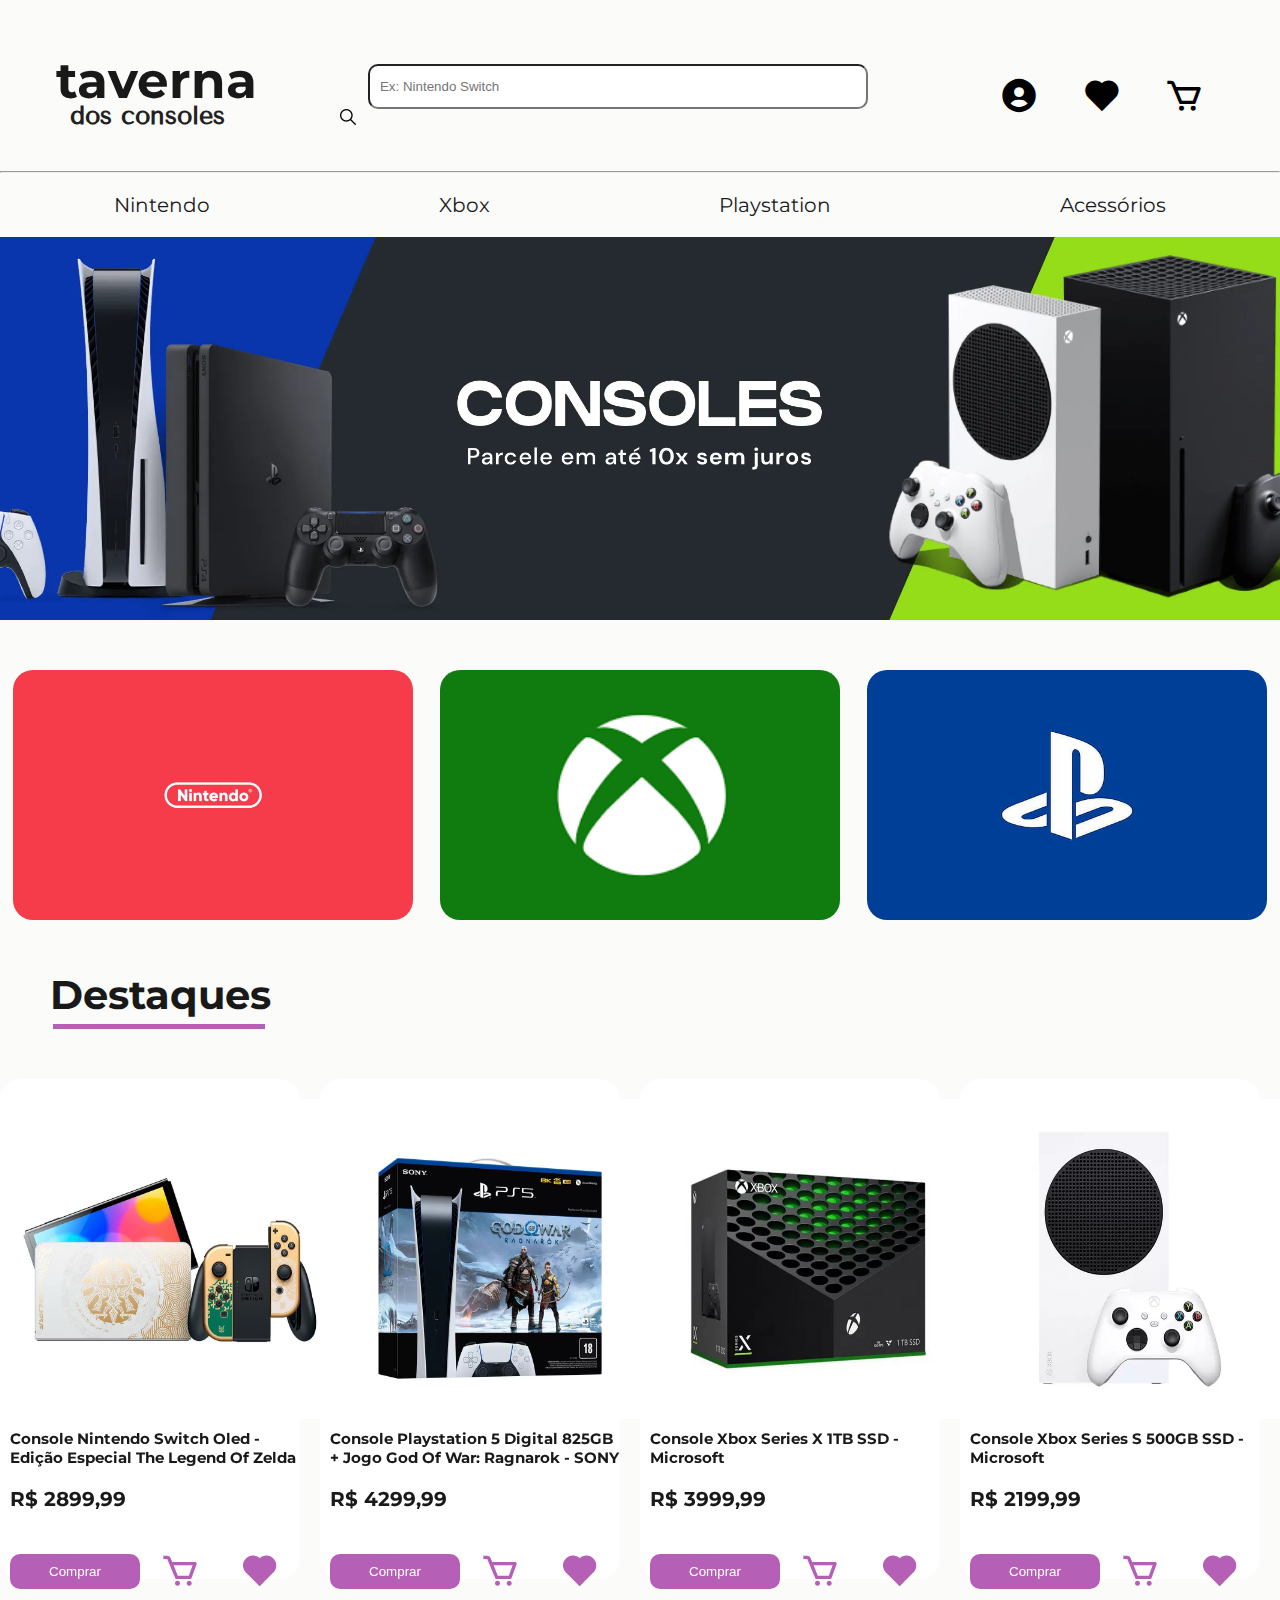
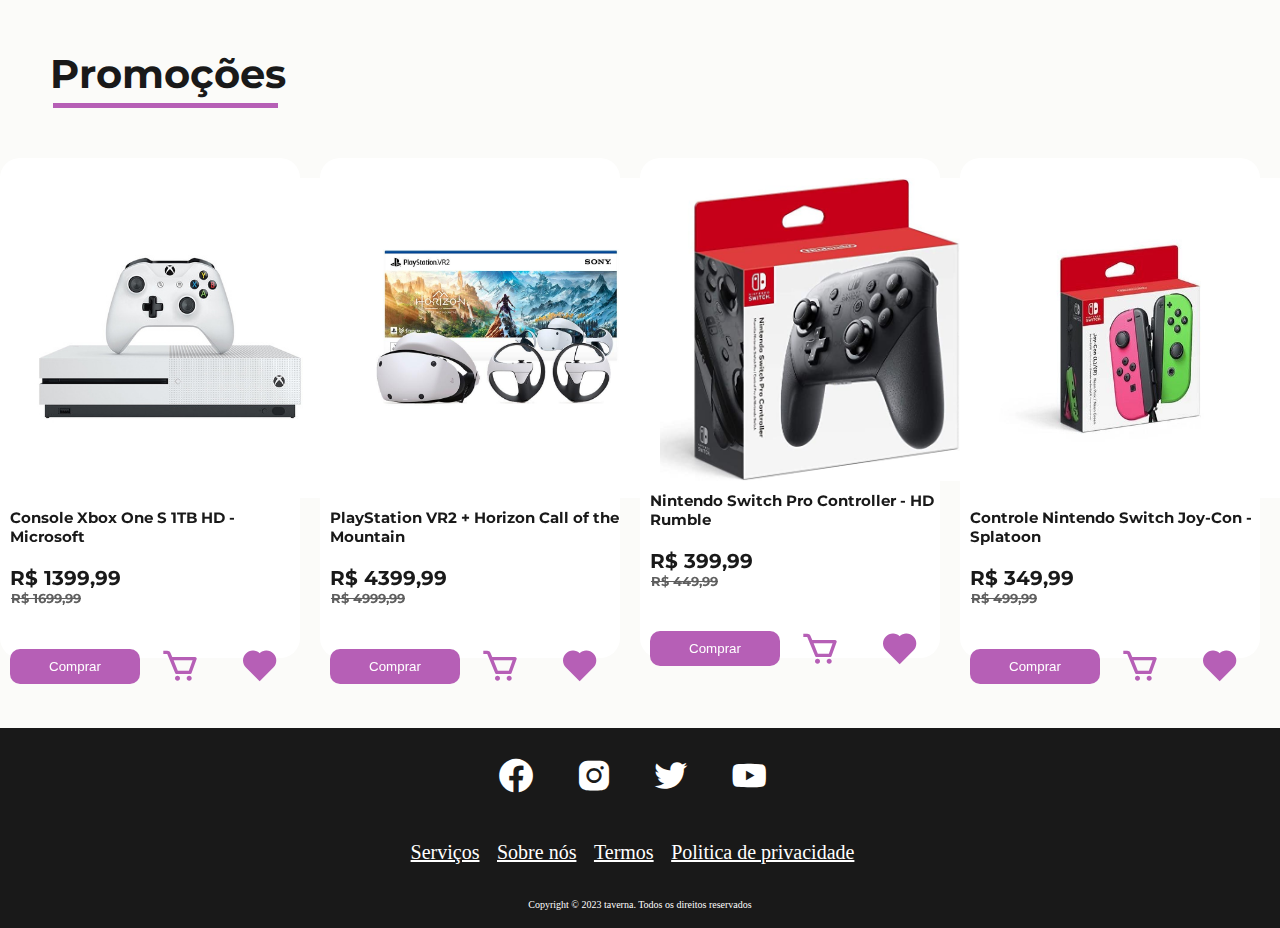
<file: index.html>
<!DOCTYPE html>
<html lang="pt-br">
<head>
    <meta charset="UTF-8">
    <meta http-equiv="X-UA-Compatible" content="IE=edge">
    <meta name="viewport" content="width=device-width, initial-scale=1.0">
    <link rel="stylesheet" href="https://cdn.jsdelivr.net/npm/boxicons@latest/css/boxicons.min.css">
    <link rel="stylesheet" href="style.css">
    <link rel="stylesheet" href="lib/OwlCarousel2-2.3.4/dist/assets/owl.carousel.min.css">
    <link rel="stylesheet" href="lib/OwlCarousel2-2.3.4/dist/assets/owl.theme.default.min.css">
    <title>Taverna dos consoles</title>
</head>
<body>
    <header class="sticky">
        <div class="navbar">
            <div class="logo">
                <h1><a href="index.html">taverna</a></h1>
                <h2>dos consoles</h2>
            </div>
           <div class="text">
               <input id="navPesquisar" class="navsearch" type="text" placeholder="Ex: Nintendo Switch">
               <button id="btnPesquisar" class="btn">
                   <img src="assets/icons/loupe.png" alt="">
               </button>
           </div>
            <div class="header--icons">
                <a href="conta/cadastro.html"><i class='bx bxs-user-circle icon' data-toggle="dropdown"></i></a>
                <a href=""><i class='bx bxs-heart icon heart'></i></a>
                <a href="carrinho/index.html"><i class='bx bx-cart icon'></i></a>
            </div>
        </div>
        <hr>
        <nav>
            <div class="header--content">
                <ul> 
                    <a class="content" href="catalogo/index.html?pesquisa=nintendo"><li>Nintendo</li></a>
                    <a class="content" href="catalogo/index.html?pesquisa=xbox"><li>Xbox</li></a>
                    <a class="content" href="catalogo/index.html?pesquisa=playstation"><li>Playstation</li></a>
                    <a class="content" href=""><li>Acessórios</li></a>
                </ul>
            </div>
        </nav>
    </header>
    <div id="banner"></div>
    <section>
        <div class="container-secao">
           <a class="secao nintendo" href="page01.html" target="_blank"></a>
           <a class="secao xbox" href="#"></a>
           <a class="secao playstation" href="#"></a>
        </div>
    </section>
    <main>
        <h1>Destaques</h1>
        <div class="bar-destaques"></div>
        <div class="container-destaques">
            <div class="owl-carousel">
                <div class="destaques">
                    <a href="produto/index.html?id=4" class="destaque1"><img src="assets/images/produtos/thumbnail/switch-zelda-edition.avif" alt=""></a>
                    <h3>Console Nintendo Switch Oled - Edição Especial The Legend Of Zelda</h3>
                    <h4>R$ 2899,99</h4>
                    <div class="btn-dest">
                        <button onclick="window.location = 'produto/index.html?id=4'">Comprar</button>
                        <a href=""><i class='bx bx-cart icon'></i></a>
                        <a href=""><i class='bx bxs-heart icon heart'></i></a>
                    </div>
                </div>
            

                <div class="destaques">
                    <a href="produto/index.html?id=3" class="destaque2"><img src="assets/images/produtos/thumbnail/ps5-ragnarok.webp" alt=""></a>
                    <h3>Console Playstation 5 Digital 825GB + Jogo God Of War: Ragnarok - SONY</h3>
                    <h4>R$ 4299,99</h4>
                    <div class="btn-dest">
                        <button onclick="window.location = 'produto/index.html?id=3'">Comprar</button>
                        <a href=""><i class='bx bx-cart icon'></i></a>
                        <a href=""><i class='bx bxs-heart icon heart'></i></a>
                    </div>
                </div>
                
                <div class="destaques">
                    <a href="produto/index.html?id=1" class="destaque3"><img src="assets/images/produtos/thumbnail/xbox-series-x.webp" alt=""></a>
                    <h3>Console Xbox Series X 1TB SSD - Microsoft</h3>
                    <h4>R$ 3999,99</h4>
                    <div class="btn-dest">
                        <button onclick="window.location = 'produto/index.html?id=1'">Comprar</button>
                        <a href=""><i class='bx bx-cart icon'></i></a>
                        <a href=""><i class='bx bxs-heart icon heart'></i></a>
                    </div>
                </div>

                <div class="destaques">
                    <a href="produto/index.html?id=2" class="destaque4"><img src="assets/images/produtos/thumbnail/xbox-series-s.webp" alt=""></a>
                    <h3>Console Xbox Series S 500GB SSD - Microsoft</h3>
                    <h4>R$ 2199,99</h4>
                    <div class="btn-dest">
                        <button onclick="window.location = 'produto/index.html?id=2'">Comprar</button>
                        <a href=""><i class='bx bx-cart icon'></i></a>
                        <a href=""><i class='bx bxs-heart icon heart'></i></a>
                    </div>
                </div>
            </div>
        </div>
    </main>
    <section>
        <h1>Promoções</h1>
        <div class="bar-promo"></div>
        <div class="container-promo">
            <div class="owl-carousel">
                <div class="promo">
                    <a href="produto/index.html?id=17" class="promo1"><img src="assets/images/produtos/thumbnail/xbox-one-s-ms.jpg" alt=""></a>
                    <h3>Console Xbox One S 1TB HD - Microsoft</h3>
                    <h4>R$ 1399,99</h4>
                    <h2>R$ 1699,99</h2>
                    <div class="btn-dest">
                        <button>Comprar</button>
                        <a href=""><i class='bx bx-cart icon'></i></a>
                        <a href=""><i class='bx bxs-heart icon heart'></i></a>
                    </div>
                </div>
                <div class="promo">
                    <a href="produto/index.html?id=13" class="promo2"><img src="assets/images/produtos/thumbnail/playstation-vr2-horizon.jpg" alt=""></a>
                    <h3>PlayStation VR2 + Horizon Call of the Mountain</h3>
                    <h4>R$ 4399,99</h4>
                    <h2>R$ 4999,99</h2>
                    <div class="btn-dest">
                        <button>Comprar</button>
                        <a href=""><i class='bx bx-cart icon'></i></a>
                        <a href=""><i class='bx bxs-heart icon heart'></i></a>
                    </div>
                </div>
                <div class="promo">
                    <a href="produto/index.html?id=14" class="promo3"><img src="assets/images/produtos/thumbnail/nintendo-pro-controller.jpg" alt=""></a>
                    <h3>Nintendo Switch Pro Controller - HD Rumble</h3>
                    <h4>R$ 399,99</h4>
                    <h2>R$ 449,99</h2>
                    <div class="btn-dest">
                        <button>Comprar</button>
                        <a href=""><i class='bx bx-cart icon'></i></a>
                        <a href=""><i class='bx bxs-heart icon heart'></i></a>
                    </div>
                </div>
                <div class="promo">
                    <a href="produto/index.html?id=15" class="promo4"><img src="assets/images/produtos/thumbnail/joy-con.webp" alt=""></a>
                    <h3>Controle Nintendo Switch Joy-Con - Splatoon</h3>
                    <h4>R$ 349,99</h4>
                    <h2>R$ 499,99</h2>
                    <div class="btn-dest">
                        <button>Comprar</button>
                        <a href=""><i class='bx bx-cart icon'></i></a>
                        <a href=""><i class='bx bxs-heart icon heart'></i></a>
                    </div>
                </div>
            </div>
        </div>
    </section>
    <footer>
        <div class="footer-socials">
            <a href="#"><i class='bx bxl-facebook-circle' style='color:#ffffff'></i></a>
            <a href="#"><i class='bx bxl-instagram-alt' style='color:#ffffff'></i></a>
            <a href="#"><i class='bx bxl-twitter' style='color:#ffffff'></i></a>
            <a href="#"><i class='bx bxl-youtube' style='color:#ffffff'></i></a>
        </div>
        <div>
            <a href="#">Serviços</a>
            <a href="#">Sobre nós</a>
            <a href="#">Termos</a>
            <a href="#">Politica de privacidade</a>
        </div>
        <div class="footer-copyright">Copyright © 2023 taverna. Todos os direitos reservados</div>
    </footer>

    <script src="lib/jQuery/jquery.min.js"></script>    
    <script src="lib/OwlCarousel2-2.3.4/dist/owl.carousel.min.js"></script>
    <script src="js/home/carouselProdutos.js"></script>
    <script src="js/home/pesquisar.js"></script>
</body>
</html>
</file>
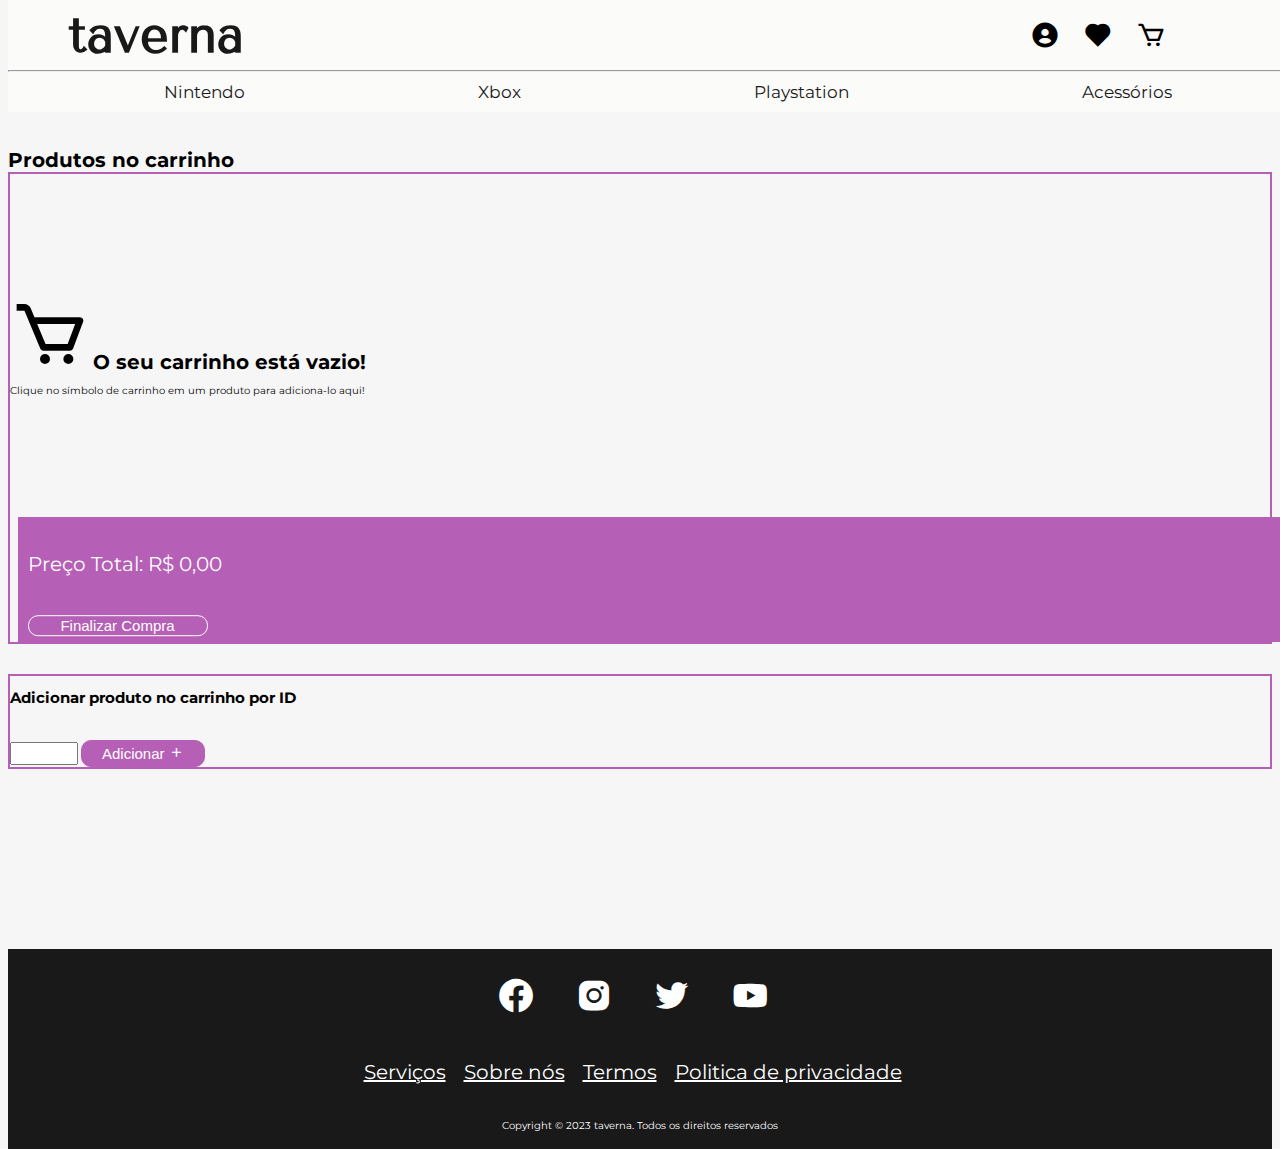
<file: carrinho/index.html>
<!DOCTYPE html>
<html lang="pt-br">
    <head>
        <meta charset="UTF-8">
        <meta http-equiv="X-UA-Compatible" content="IE=edge">
        <meta name="viewport" content="width=device-width, initial-scale=1.0">
        <title>Document</title>
        <link rel="stylesheet" href="https://cdn.jsdelivr.net/npm/boxicons@latest/css/boxicons.min.css">
        <link href="https://cdn.jsdelivr.net/npm/bootstrap@5.3.0-alpha3/dist/css/bootstrap.min.css" rel="stylesheet" integrity="sha384-KK94CHFLLe+nY2dmCWGMq91rCGa5gtU4mk92HdvYe+M/SXH301p5ILy+dN9+nJOZ" crossorigin="anonymous">
        <link rel="stylesheet" href="../header.css">
        <link rel="stylesheet" href="carrinho.css">
    </head>
    <body>
        <!-- fazer a estilização correta -->

        <header class="sticky">
            <div class="navbar">
                <div class="logo"><h1><a href="../index.html">taverna</a></h1></div>
                <div class="header--icons">
                    <a href="../conta/cadastro.html"><i class='bx bxs-user-circle icon'></i></a>
                    <a href=""><i class='bx bxs-heart icon heart'></i></a>
                    <a href="../carrinho/index.html"><i class='bx bx-cart icon'></i></a>
                </div>
            </div>
            <hr>
            <nav>
                <div class="header--content">
                    <ul>
                        <a class="content" href="../catalogo/index.html?pesquisa=nintendo"><li>Nintendo</li></a>
                        <a class="content" href="../catalogo/index.html?pesquisa=xbox"><li>Xbox</li></a>
                        <a class="content" href="../catalogo/index.html?pesquisa=playstation"><li>Playstation</li></a>
                        <a class="content" href="#"><li>Acessórios</li></a>
                    </ul>
                </div>
            </nav>
        </header>

        <div id="conteudo" class="container-fluid row">
            <div class="col-10">
                <h1>Produtos no carrinho</h1>

                <div id="produtos">
                    <div id="infoProd" class="row">
                        <p class="col d-flex justify-content-center">Preço Total: <span id="precoTotal"></span></p>

                        <div class="col d-flex justify-content-center"> 
                            <button>Finalizar Compra</button>
                        </div>
                    </div>
                </div>
            </div>

            <div id="containerAdicionar" class="col">
                <h2>Adicionar produto no carrinho por ID</h2>
                <input id="inputIdProduto" type="number" min="1">
                <button id="btnAdicionarProduto">Adicionar <i class='bx bx-plus'></i></button>
            </div>
        </div>

        <footer>
            <div class="footer-socials">
                <a href="#"><i class='bx bxl-facebook-circle' style='color:#ffffff'></i></a>
                <a href="#"><i class='bx bxl-instagram-alt' style='color:#ffffff'></i></a>
                <a href="#"><i class='bx bxl-twitter' style='color:#ffffff'></i></a>
                <a href="#"><i class='bx bxl-youtube' style='color:#ffffff'></i></a>
            </div>
            <div>
                <a href="#">Serviços</a>
                <a href="#">Sobre nós</a>
                <a href="#">Termos</a>
                <a href="#">Politica de privacidade</a>
            </div>
            <div class="footer-copyright">Copyright © 2023 taverna. Todos os direitos reservados</div>
        </footer>

        <script src="https://cdn.jsdelivr.net/npm/bootstrap@5.3.0-alpha3/dist/js/bootstrap.bundle.min.js" integrity="sha384-ENjdO4Dr2bkBIFxQpeoTz1HIcje39Wm4jDKdf19U8gI4ddQ3GYNS7NTKfAdVQSZe" crossorigin="anonymous"></script>
        <script src="../js/listaProdutos.js"></script>
        <script src="../js/carrinho/desenhar.js"></script>
    </body>
</html>
</file>
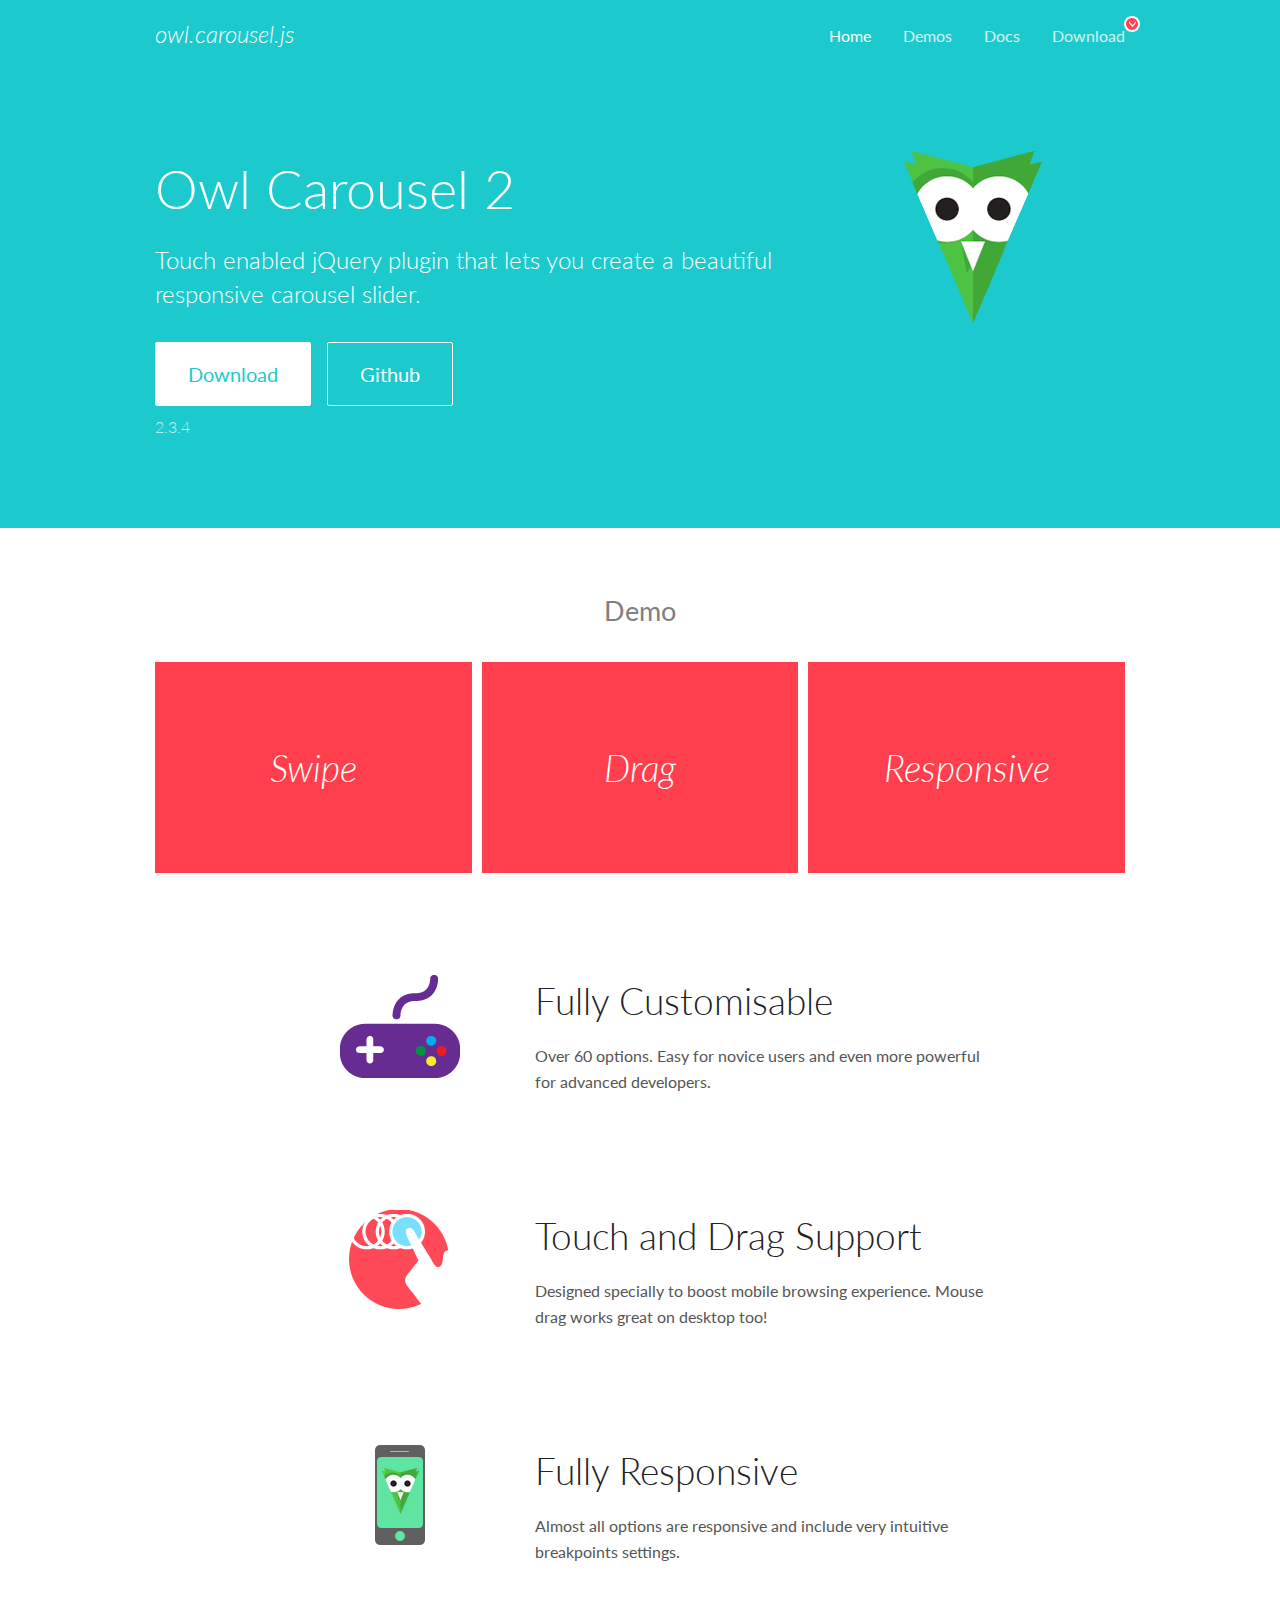
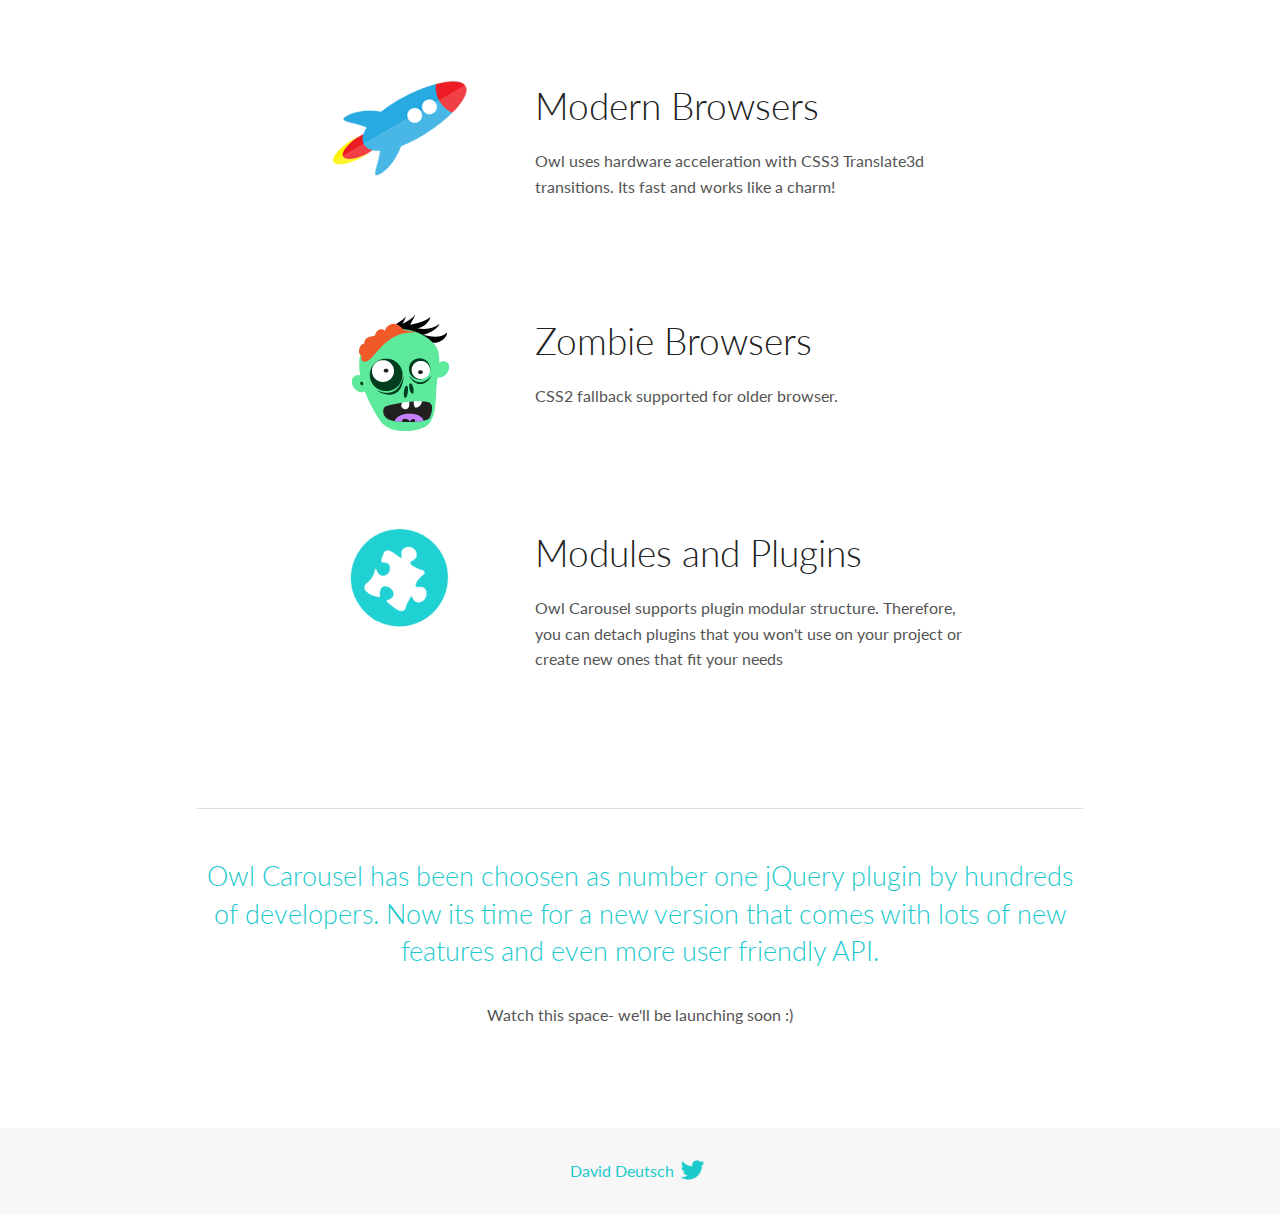
<file: lib/OwlCarousel2-2.3.4/docs/index.html>
<!DOCTYPE html>
<html lang="en">
  <head>

    <!-- head -->
    <meta charset="utf-8">
    <meta name="msapplication-tap-highlight" content="no" />
    <meta name="viewport" content="width=device-width, initial-scale=1.0" />
    <meta name="description" content="Touch enabled jQuery plugin that lets you create beautiful responsive carousel slider.">
    <meta name="author" content="David Deutsch">
    <title>
      Home | Owl Carousel | 2.3.4
    </title>

    <!-- Stylesheets -->
    <link href='https://fonts.googleapis.com/css?family=Lato:300,400,700,400italic,300italic' rel='stylesheet' type='text/css'>
    <link rel="stylesheet" href="assets/css/docs.theme.min.css">

    <!-- Owl Stylesheets -->
    <link rel="stylesheet" href="assets/owlcarousel/assets/owl.carousel.min.css">
    <link rel="stylesheet" href="assets/owlcarousel/assets/owl.theme.default.min.css">

    <!-- HTML5 shim and Respond.js IE8 support of HTML5 elements and media queries -->

    <!--[if lt IE 9]>
      <script src="https://oss.maxcdn.com/libs/html5shiv/3.7.0/html5shiv.js"></script>
      <script src="https://oss.maxcdn.com/libs/respond.js/1.3.0/respond.min.js"></script>
    <![endif]-->

    <!-- Favicons -->
    <link rel="apple-touch-icon-precomposed" sizes="144x144" href="assets/ico/apple-touch-icon-144-precomposed.png">
    <link rel="shortcut icon" href="assets/ico/favicon.png">
    <link rel="shortcut icon" href="favicon.ico">

    <!-- Yeah i know js should not be in header. Its required for demos.-->

    <!-- javascript -->
    <script src="assets/vendors/jquery.min.js"></script>
    <script src="assets/owlcarousel/owl.carousel.js"></script>
  </head>
  <body>

    <!-- header -->
    <header class="header">
      <div class="row">
        <div class="large-12 columns">
          <div class="brand left">
            <h3>
              <a href="/OwlCarousel2/">owl.carousel.js</a> 
            </h3>
          </div>
          <a id="toggle-nav" class="right">
            <span></span> <span></span> <span></span> 
          </a> 
          <div class="nav-bar">
            <ul class="clearfix">
              <li class="active">
                <a href="/OwlCarousel2/index.html">Home</a> 
              </li>
              <li> <a href="/OwlCarousel2/demos/demos.html">Demos</a>  </li>
              <li> <a href="/OwlCarousel2/docs/started-welcome.html">Docs</a>  </li>
              <li>
                <a href="https://github.com/OwlCarousel2/OwlCarousel2/archive/2.3.4.zip">Download</a> 
                <span class="download"></span> 
              </li>
            </ul>
          </div>
        </div>
      </div>
    </header>

    <!-- home panel -->
    <section id="hero">
      <div class="row">
        <div class="large-8 medium-8 columns">
          <h1>Owl Carousel 2</h1>
          <h4>Touch enabled jQuery plugin that lets you create a beautiful responsive carousel slider.</h4>
          <a href="https://github.com/OwlCarousel2/OwlCarousel2/archive/2.3.4.zip" class="hero-button">Download</a> 
          <a href="https://github.com/OwlCarousel2/OwlCarousel2" class="hero-button outline">Github</a> 
          <p>2.3.4</p>
        </div>
        <div class="large-4 medium-4 columns">
          <img class="owl-logo" src="assets/img/owl-logo.png" alt="mr. Owl">
        </div>
      </div>
    </section>

    <!-- body -->
    <div class="home-demo">
      <div class="row">
        <div class="large-12 columns">
          <h3>Demo</h3>
          <div class="owl-carousel">
            <div class="item">
              <h2>Swipe</h2>
            </div>
            <div class="item">
              <h2>Drag</h2>
            </div>
            <div class="item">
              <h2>Responsive</h2>
            </div>
            <div class="item">
              <h2>CSS3</h2>
            </div>
            <div class="item">
              <h2>Fast</h2>
            </div>
            <div class="item">
              <h2>Easy</h2>
            </div>
            <div class="item">
              <h2>Free</h2>
            </div>
            <div class="item">
              <h2>Upgradable</h2>
            </div>
            <div class="item">
              <h2>Tons of options</h2>
            </div>
            <div class="item">
              <h2>Infinity</h2>
            </div>
            <div class="item">
              <h2>Auto Width</h2>
            </div>
          </div>
        </div>
      </div>
    </div>
    <script>
      var owl = $('.owl-carousel');
      owl.owlCarousel({
        margin: 10,
        loop: true,
        responsive: {
          0: {
            items: 1
          },
          600: {
            items: 2
          },
          1000: {
            items: 3
          }
        }
      })
    </script>

    <!-- features -->
    <div id="features">
      <div class="row">
        <div class="small-12 medium-9 small-centered columns">
          <section class="row feature">
            <div class="medium-4 small-12 columns">
              <img src="assets/img/feature-options.png" alt="">
            </div>
            <div class="medium-8 small-12 columns">
              <h2>Fully Customisable</h2>
              <p>Over 60 options. Easy for novice users and even more powerful for advanced developers.</p>
            </div>
          </section>
          <section class="row feature">
            <div class="medium-4 small-12 columns">
              <img src="assets/img/feature-drag.png" alt="">
            </div>
            <div class="medium-8 small-12 columns">
              <h2>Touch and Drag Support</h2>
              <p>Designed specially to boost mobile browsing experience. Mouse drag works great on desktop too!</p>
            </div>
          </section>
          <section class="row feature">
            <div class="medium-4 small-12 columns">
              <img src="assets/img/feature-responsive.png" alt="">
            </div>
            <div class="medium-8 small-12 columns">
              <h2>Fully Responsive</h2>
              <p>Almost all options are responsive and include very intuitive breakpoints settings.</p>
            </div>
          </section>
          <section class="row feature">
            <div class="medium-4 small-12 columns">
              <img src="assets/img/feature-modern.png" alt="">
            </div>
            <div class="medium-8 small-12 columns">
              <h2>Modern Browsers</h2>
              <p>Owl uses hardware acceleration with CSS3 Translate3d transitions. Its fast and works like a charm! </p>
            </div>
          </section>
          <section class="row feature">
            <div class="medium-4 small-12 columns">
              <img src="assets/img/feature-zombie.png" alt="">
            </div>
            <div class="medium-8 small-12 columns">
              <h2>Zombie Browsers</h2>
              <p>CSS2 fallback supported for older browser.</p>
            </div>
          </section>
          <section class="row feature">
            <div class="medium-4 small-12 columns">
              <img src="assets/img/feature-module.png" alt="">
            </div>
            <div class="medium-8 small-12 columns">
              <h2>Modules and Plugins</h2>
              <p>Owl Carousel supports plugin modular structure. Therefore, you can detach plugins that you won&#x27;t use on your project or create new ones that fit your needs</p>
            </div>
          </section>
        </div>
      </div>
    </div>

    <!-- footer -->
    <section id="teaser-text">
      <div class="row">
        <div class="small-12 medium-11 small-centered columns">
          <hr>
          <h3 id="owl-carousel-has-been-choosen-as-number-one-jquery-plugin-by-hundreds-of-developers-now-its-time-for-a-new-version-that-comes-with-lots-of-new-features-and-even-more-user-friendly-api-">Owl Carousel has been choosen as number one jQuery plugin by hundreds of developers. Now its time for a new version that comes with lots of new features and even more user friendly API.</h3>
          <p>Watch this space- we&#39;ll be launching soon :)</p>
        </div>
      </div>
    </section>

    <!-- footer -->
    <footer class="footer">
      <div class="row">
        <div class="large-12 columns">
          <h5>
            <a href="/OwlCarousel2/docs/support-contact.html">David Deutsch</a> 
            <a id="custom-tweet-button" href="https://twitter.com/share?url=https://github.com/OwlCarousel2/OwlCarousel2&text=Owl Carousel - This is so awesome! " target="_blank"></a> 
          </h5>
        </div>
      </div>
    </footer>

    <!-- vendors -->
    <script src="assets/vendors/highlight.js"></script>
    <script src="assets/js/app.js"></script>
  </body>
</html>
</file>
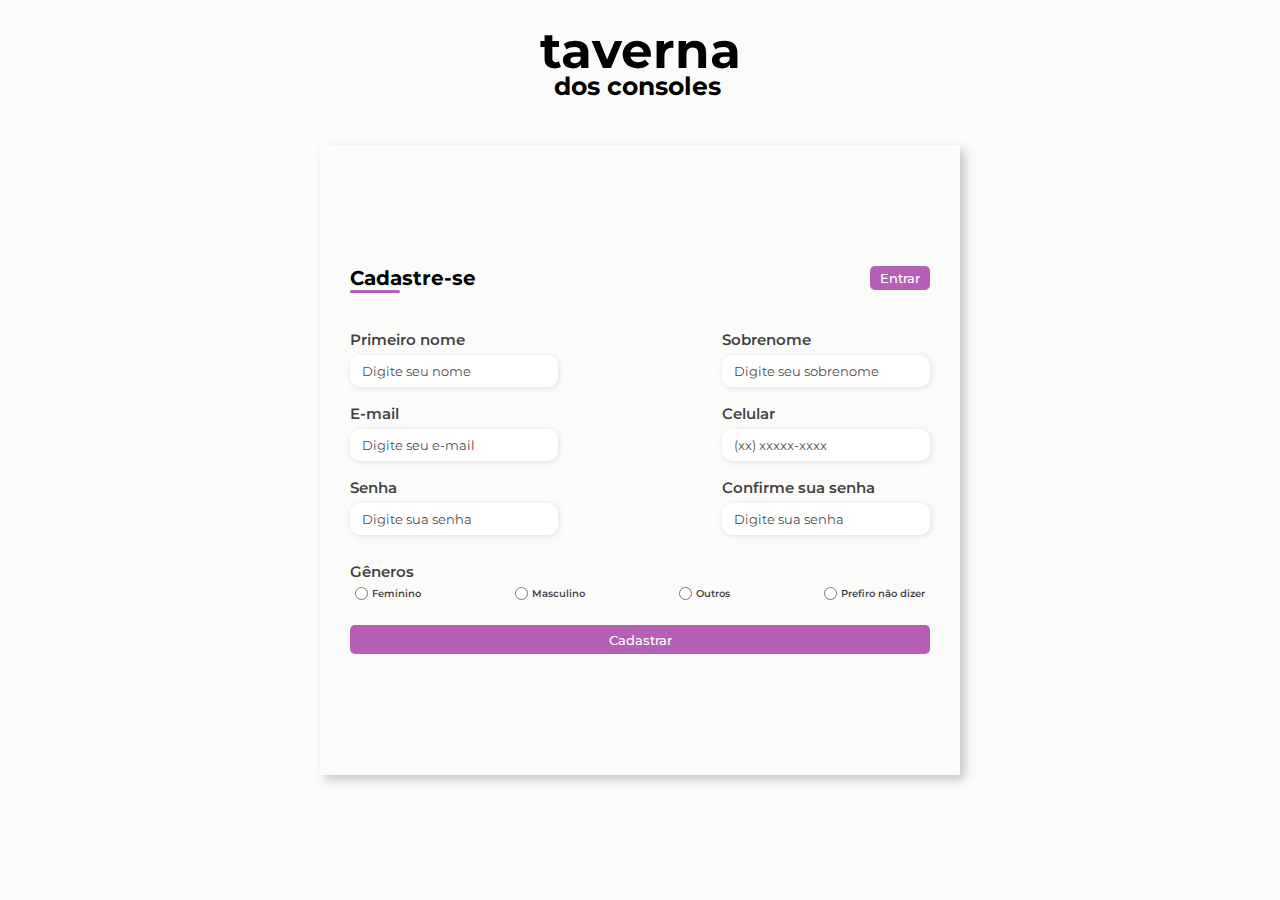
<file: conta/cadastro.html>
<!DOCTYPE html>
<html lang="pt-br">
    <head>
        <meta charset="UTF-8">
        <meta http-equiv="X-UA-Compatible" content="IE=edge">
        <meta name="viewport" content="width=device-width, initial-scale=1.0">
        <title>Cadastro</title>
        <link rel="stylesheet" href="https://cdn.jsdelivr.net/npm/boxicons@latest/css/boxicons.min.css">
        <link rel="stylesheet" href="styleCad.css">
    </head>
    <body>
        <header class="sticky">
            <div class="navbar">
                <div class="logo">
                    <h1><a href="../index.html">taverna</a></h1>
                    <h2><a href="../index.html">dos consoles</a></h2>
                </div>
        </header>
            <div class="container">
                <div class="form--img">
                    <img src="../assets/images/undraw_sign_up_n6im.svg" alt="">
                </div>
                <div class="form--content">
                    <form action="#">
                        <div class="form--header">
                            <div class="form--title">
                                <h1>Cadastre-se</h1>
                            </div>
                            <div class="login--button">
                                <button><a href="login.html">Entrar</a></button>
                            </div>
                        </div>
                        <div class="input--group">
                            <div class="input--box">
                                <label for="first-name">Primeiro nome</label>
                                <input type="text" name="first-name" id="first-name" placeholder="Digite seu nome">
                            </div>
                            <div class="input--box">
                                <label for="last-name">Sobrenome</label>
                                <input type="text" name="last-name" id="last-name" placeholder="Digite seu sobrenome">
                            </div>
                            <div class="input--box">
                                <label for="email">E-mail</label>
                                <input type="email" name="email" id="email" placeholder="Digite seu e-mail">
                            </div>
                            <div class="input--box">
                                <label for="number">Celular</label>
                                <input type="number" name="number" id="number" placeholder="(xx) xxxxx-xxxx">
                            </div>
                            <div class="input--box">
                                <label for="password">Senha</label>
                                <input type="password" name="password" id="password" placeholder="Digite sua senha">
                            </div>
                            <div class="input--box">
                                <label for="password">Confirme sua senha</label>
                                <input type="password" name="confirmpassword" id="password" placeholder="Digite sua senha">
                            </div>
                        </div>
                        <div class="input--gender">
                            <div class="gender--title">
                                <h6>Gêneros</h6>
                            </div>
                            <div class="gender--group">
                                <div class="gender--input">
                                    <input type="radio" id="female" name="gender">
                                    <label for="female">Feminino</label>
                                </div>
                                <div class="gender--input">
                                    <input type="radio" id="male" name="gender">
                                    <label for="male">Masculino</label>
                                </div>
                                <div class="gender--input">
                                    <input type="radio" id="others" name="gender">
                                    <label for="others">Outros</label>
                                </div>
                                <div class="gender--input">
                                    <input type="radio" id="none" name="gender">
                                    <label for="none">Prefiro não dizer</label>
                                </div>
                            </div>
                        </div>
                        <div class="continue--button">
                            <button><a href="../index.html">Cadastrar</a></button>
                        </div>
                    </form>
                </div>
            </div>
    </body>
</html>
</file>
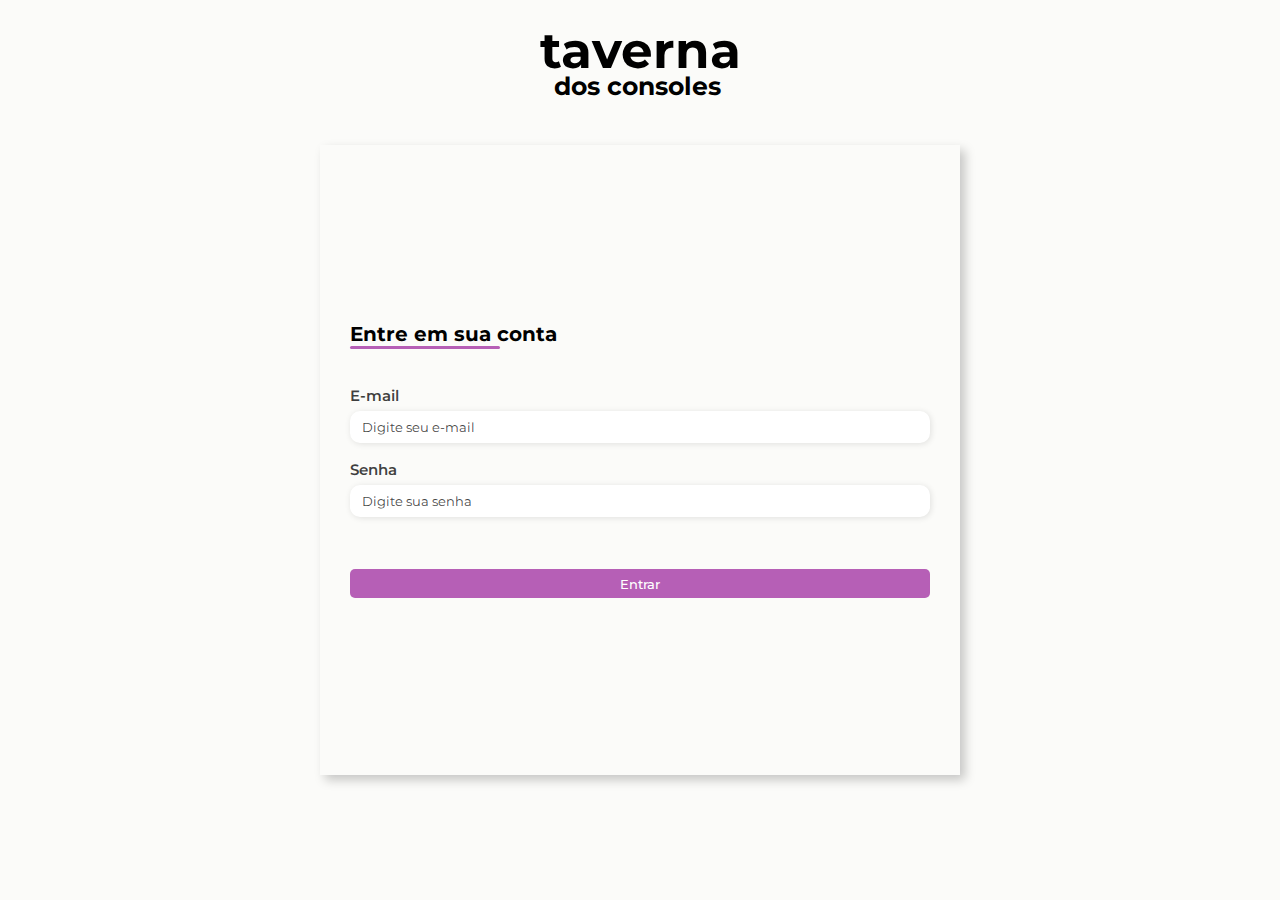
<file: conta/login.html>
<!DOCTYPE html>
<html lang="pt-br">
    <head>
        <meta charset="UTF-8">
        <meta http-equiv="X-UA-Compatible" content="IE=edge">
        <meta name="viewport" content="width=device-width, initial-scale=1.0">
        <title>Login</title>
        <link rel="stylesheet" href="https://cdn.jsdelivr.net/npm/boxicons@latest/css/boxicons.min.css">
        <link rel="stylesheet" href="styleLog.css">
    </head>
    <body>
        <header class="sticky">
            <div class="navbar">
                <div class="logo">
                    <h1><a href="../index.html">taverna</a></h1>
                    <h2><a href="../index.html">dos consoles</a></h2>
                </div>
        </header>
            <div class="container">
                <div class="form--img">
                    <img src="../assets/images/undraw_sign_up_n6im.svg" alt="">
                </div>
                <div class="form--content">
                    <form action="#">
                        <div class="form--header">
                            <div class="form--title">
                                <h1>Entre em sua conta</h1>
                            </div>
                        </div>
                        <div class="input--group">
                            <div class="input--box">
                                <label for="email">E-mail</label>
                                <input type="email" name="email" id="email" placeholder="Digite seu e-mail">
                            </div>
                            <div class="input--box">
                                <label for="password">Senha</label>
                                <input type="password" name="password" id="password" placeholder="Digite sua senha">
                            </div>
                        </div>
                        <div class="continue--button">
                            <button><a href="../index.html">Entrar</a></button>
                        </div>
                    </form>
                </div>
            </div>
    </body>
</html>
</file>
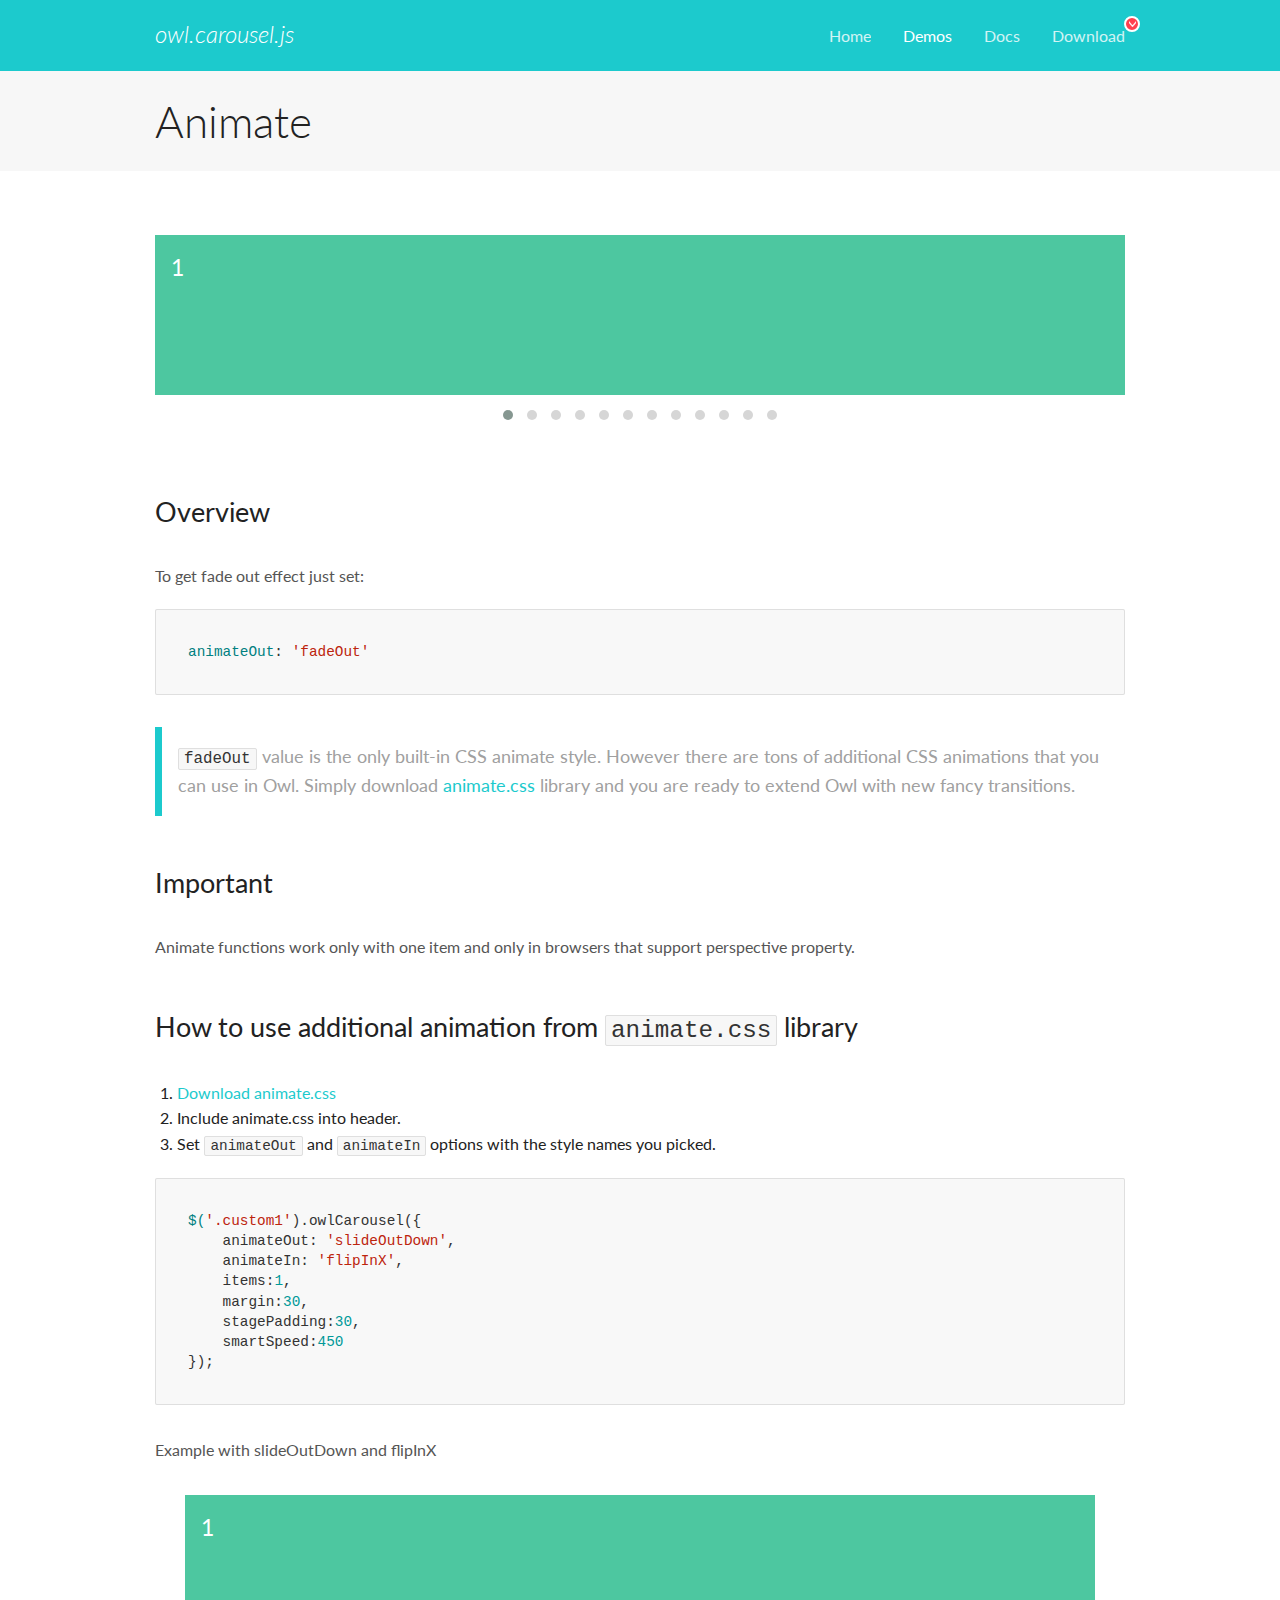
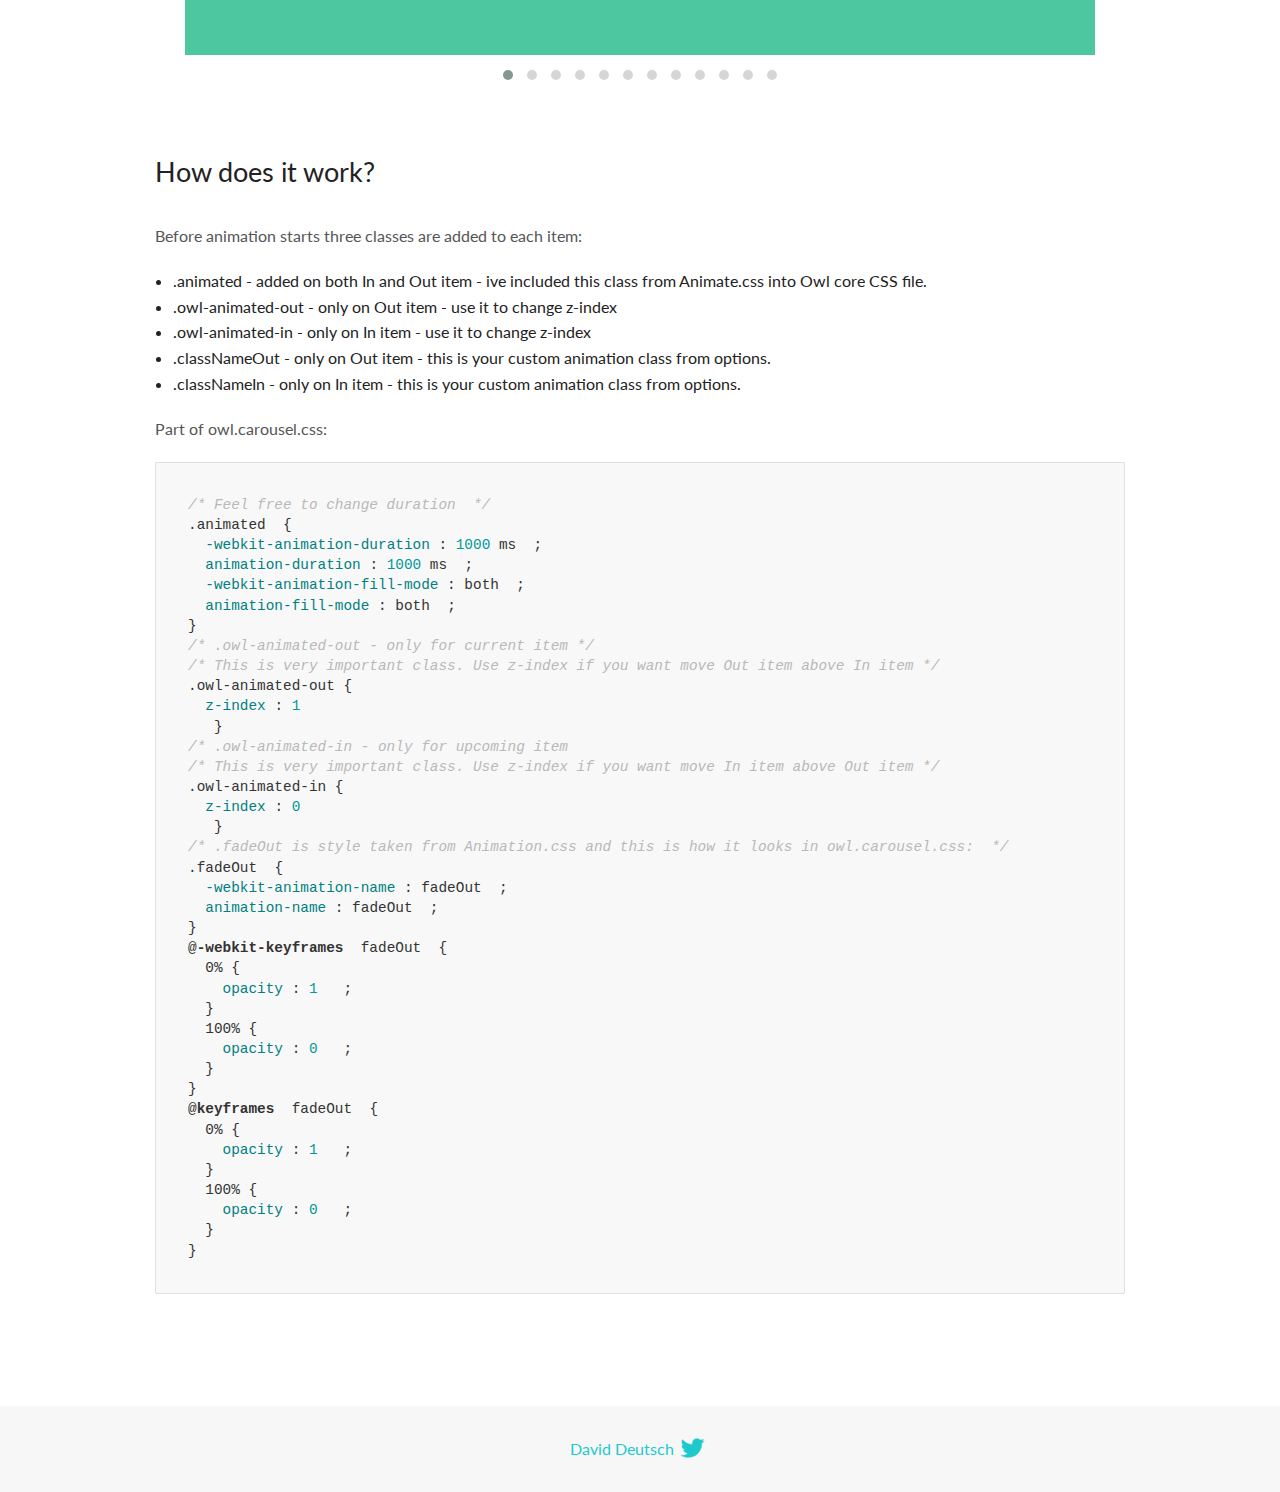
<file: lib/OwlCarousel2-2.3.4/docs/demos/animate.html>
<!DOCTYPE html>
<html lang="en">
  <head>

    <!-- head -->
    <meta charset="utf-8">
    <meta name="msapplication-tap-highlight" content="no" />
    <meta name="viewport" content="width=device-width, initial-scale=1.0" />
    <meta name="description" content="Animate carousel">
    <meta name="author" content="David Deutsch">
    <title>
      Animate Demo | Owl Carousel | 2.3.4
    </title>

    <!-- Stylesheets -->
    <link href='https://fonts.googleapis.com/css?family=Lato:300,400,700,400italic,300italic' rel='stylesheet' type='text/css'>
    <link rel="stylesheet" href="../assets/css/docs.theme.min.css">

    <!-- Owl Stylesheets -->
    <link rel="stylesheet" href="../assets/owlcarousel/assets/owl.carousel.min.css">
    <link rel="stylesheet" href="../assets/owlcarousel/assets/owl.theme.default.min.css">

    <!-- HTML5 shim and Respond.js IE8 support of HTML5 elements and media queries -->

    <!--[if lt IE 9]>
      <script src="https://oss.maxcdn.com/libs/html5shiv/3.7.0/html5shiv.js"></script>
      <script src="https://oss.maxcdn.com/libs/respond.js/1.3.0/respond.min.js"></script>
    <![endif]-->

    <!-- Favicons -->
    <link rel="apple-touch-icon-precomposed" sizes="144x144" href="../assets/ico/apple-touch-icon-144-precomposed.png">
    <link rel="shortcut icon" href="../assets/ico/favicon.png">
    <link rel="shortcut icon" href="favicon.ico">

    <!-- Yeah i know js should not be in header. Its required for demos.-->

    <!-- javascript -->
    <script src="../assets/vendors/jquery.min.js"></script>
    <script src="../assets/owlcarousel/owl.carousel.js"></script>
  </head>
  <body>

    <!-- header -->
    <header class="header">
      <div class="row">
        <div class="large-12 columns">
          <div class="brand left">
            <h3>
              <a href="/OwlCarousel2/">owl.carousel.js</a> 
            </h3>
          </div>
          <a id="toggle-nav" class="right">
            <span></span> <span></span> <span></span> 
          </a> 
          <div class="nav-bar">
            <ul class="clearfix">
              <li> <a href="/OwlCarousel2/index.html">Home</a>  </li>
              <li class="active">
                <a href="/OwlCarousel2/demos/demos.html">Demos</a> 
              </li>
              <li> <a href="/OwlCarousel2/docs/started-welcome.html">Docs</a>  </li>
              <li>
                <a href="https://github.com/OwlCarousel2/OwlCarousel2/archive/2.3.4.zip">Download</a> 
                <span class="download"></span> 
              </li>
            </ul>
          </div>
        </div>
      </div>
    </header>

    <!-- title -->
    <section class="title">
      <div class="row">
        <div class="large-12 columns">
          <h1>Animate</h1>
        </div>
      </div>
    </section>

    <!--  Demos -->
    <section id="demos">
      <div class="row">
        <div class="large-12 columns">
          <div class="fadeOut owl-carousel owl-theme">
            <div class="item">
              <h4>1</h4>
            </div>
            <div class="item">
              <h4>2</h4>
            </div>
            <div class="item">
              <h4>3</h4>
            </div>
            <div class="item">
              <h4>4</h4>
            </div>
            <div class="item">
              <h4>5</h4>
            </div>
            <div class="item">
              <h4>6</h4>
            </div>
            <div class="item">
              <h4>7</h4>
            </div>
            <div class="item">
              <h4>8</h4>
            </div>
            <div class="item">
              <h4>9</h4>
            </div>
            <div class="item">
              <h4>10</h4>
            </div>
            <div class="item">
              <h4>11</h4>
            </div>
            <div class="item">
              <h4>12</h4>
            </div>
          </div>
          <h3 id="overview">Overview</h3>
          <p>To get fade out effect just set:</p>
          <pre><code>animateOut: &#39;fadeOut&#39;</code></pre>
          <blockquote>
            <p><code>fadeOut</code> value is the only built-in CSS animate style. However there are tons of additional CSS animations that you can use in Owl. Simply download
              <a href="https://daneden.github.io/animate.css/">animate.css</a>  library and you are ready to extend Owl with new fancy transitions.</p>
          </blockquote>
          <h3 id="important">Important</h3>
          <p>Animate functions work only with one item and only in browsers that support perspective property.</p>
          <h3 id="how-to-use-additional-animation-from-animate-css-library">How to use additional animation from <code>animate.css</code> library</h3>
          <ol>
            <li> <a href="https://daneden.github.io/animate.css/">Download animate.css</a>  </li>
            <li>Include animate.css into header.</li>
            <li>Set <code>animateOut</code> and <code>animateIn</code> options with the style names you picked.</li>
          </ol>
          <pre><code>$(&#39;.custom1&#39;).owlCarousel({
    animateOut: &#39;slideOutDown&#39;,
    animateIn: &#39;flipInX&#39;,
    items:1,
    margin:30,
    stagePadding:30,
    smartSpeed:450
});</code></pre>
          <p>Example with slideOutDown and flipInX</p>
          <div class="custom1 owl-carousel owl-theme">
            <div class="item">
              <h4>1</h4>
            </div>
            <div class="item">
              <h4>2</h4>
            </div>
            <div class="item">
              <h4>3</h4>
            </div>
            <div class="item">
              <h4>4</h4>
            </div>
            <div class="item">
              <h4>5</h4>
            </div>
            <div class="item">
              <h4>6</h4>
            </div>
            <div class="item">
              <h4>7</h4>
            </div>
            <div class="item">
              <h4>8</h4>
            </div>
            <div class="item">
              <h4>9</h4>
            </div>
            <div class="item">
              <h4>10</h4>
            </div>
            <div class="item">
              <h4>11</h4>
            </div>
            <div class="item">
              <h4>12</h4>
            </div>
          </div>
          <h3 id="how-does-it-work-">How does it work?</h3>
          <p>Before animation starts three classes are added to each item:</p>
          <ul>
            <li>.animated - added on both In and Out item - ive included this class from Animate.css into Owl core CSS file.</li>
            <li>.owl-animated-out - only on Out item - use it to change z-index</li>
            <li>.owl-animated-in - only on In item - use it to change z-index</li>
            <li>.classNameOut - only on Out item - this is your custom animation class from options.</li>
            <li>.classNameIn - only on In item - this is your custom animation class from options.</li>
          </ul>
          <p>Part of owl.carousel.css:</p>
          <pre><code class="language-css"><span class="comment">/* Feel free to change duration  */</span> 
<span class="class">.animated</span>  <span class="rules">{
  <span class="rule"><span class="attribute">-webkit-animation-duration</span> :<span class="value"> <span class="number">1000</span> ms</span> </span> ;
  <span class="rule"><span class="attribute">animation-duration</span> :<span class="value"> <span class="number">1000</span> ms</span> </span> ;
  <span class="rule"><span class="attribute">-webkit-animation-fill-mode</span> :<span class="value"> both</span> </span> ;
  <span class="rule"><span class="attribute">animation-fill-mode</span> :<span class="value"> both</span> </span> ;
<span class="rule">}</span> </span> 
<span class="comment">/* .owl-animated-out - only for current item */</span> 
<span class="comment">/* This is very important class. Use z-index if you want move Out item above In item */</span> 
<span class="class">.owl-animated-out</span> <span class="rules">{
  <span class="rule"><span class="attribute">z-index</span> :<span class="value"> <span class="number">1</span> 
</span> </span> </span> }
<span class="comment">/* .owl-animated-in - only for upcoming item
/* This is very important class. Use z-index if you want move In item above Out item */</span> 
<span class="class">.owl-animated-in</span> <span class="rules">{
  <span class="rule"><span class="attribute">z-index</span> :<span class="value"> <span class="number">0</span> 
</span> </span> </span> }
<span class="comment">/* .fadeOut is style taken from Animation.css and this is how it looks in owl.carousel.css:  */</span> 
<span class="class">.fadeOut</span>  <span class="rules">{
  <span class="rule"><span class="attribute">-webkit-animation-name</span> :<span class="value"> fadeOut</span> </span> ;
  <span class="rule"><span class="attribute">animation-name</span> :<span class="value"> fadeOut</span> </span> ;
<span class="rule">}</span> </span> 
<span class="at_rule">@<span class="keyword">-webkit-keyframes</span>  fadeOut </span> {
  0% <span class="rules">{
    <span class="rule"><span class="attribute">opacity</span> :<span class="value"> <span class="number">1</span> </span> </span> ;
  <span class="rule">}</span> </span> 
  100% <span class="rules">{
    <span class="rule"><span class="attribute">opacity</span> :<span class="value"> <span class="number">0</span> </span> </span> ;
  <span class="rule">}</span> </span> 
}
<span class="at_rule">@<span class="keyword">keyframes</span>  fadeOut </span> {
  0% <span class="rules">{
    <span class="rule"><span class="attribute">opacity</span> :<span class="value"> <span class="number">1</span> </span> </span> ;
  <span class="rule">}</span> </span> 
  100% <span class="rules">{
    <span class="rule"><span class="attribute">opacity</span> :<span class="value"> <span class="number">0</span> </span> </span> ;
  <span class="rule">}</span> </span> 
}</code></pre>
          <link rel="stylesheet" href="../assets/css/animate.css">
          <script>
            jQuery(document).ready(function($) {
              $('.fadeOut').owlCarousel({
                items: 1,
                animateOut: 'fadeOut',
                loop: true,
                margin: 10,
              });
              $('.custom1').owlCarousel({
                animateOut: 'slideOutDown',
                animateIn: 'flipInX',
                items: 1,
                margin: 30,
                stagePadding: 30,
                smartSpeed: 450
              });
            });
          </script>
        </div>
      </div>
    </section>

    <!-- footer -->
    <footer class="footer">
      <div class="row">
        <div class="large-12 columns">
          <h5>
            <a href="/OwlCarousel2/docs/support-contact.html">David Deutsch</a> 
            <a id="custom-tweet-button" href="https://twitter.com/share?url=https://github.com/OwlCarousel2/OwlCarousel2&text=Owl Carousel - This is so awesome! " target="_blank"></a> 
          </h5>
        </div>
      </div>
    </footer>

    <!-- vendors -->
    <script src="../assets/vendors/highlight.js"></script>
    <script src="../assets/js/app.js"></script>
  </body>
</html>
</file>
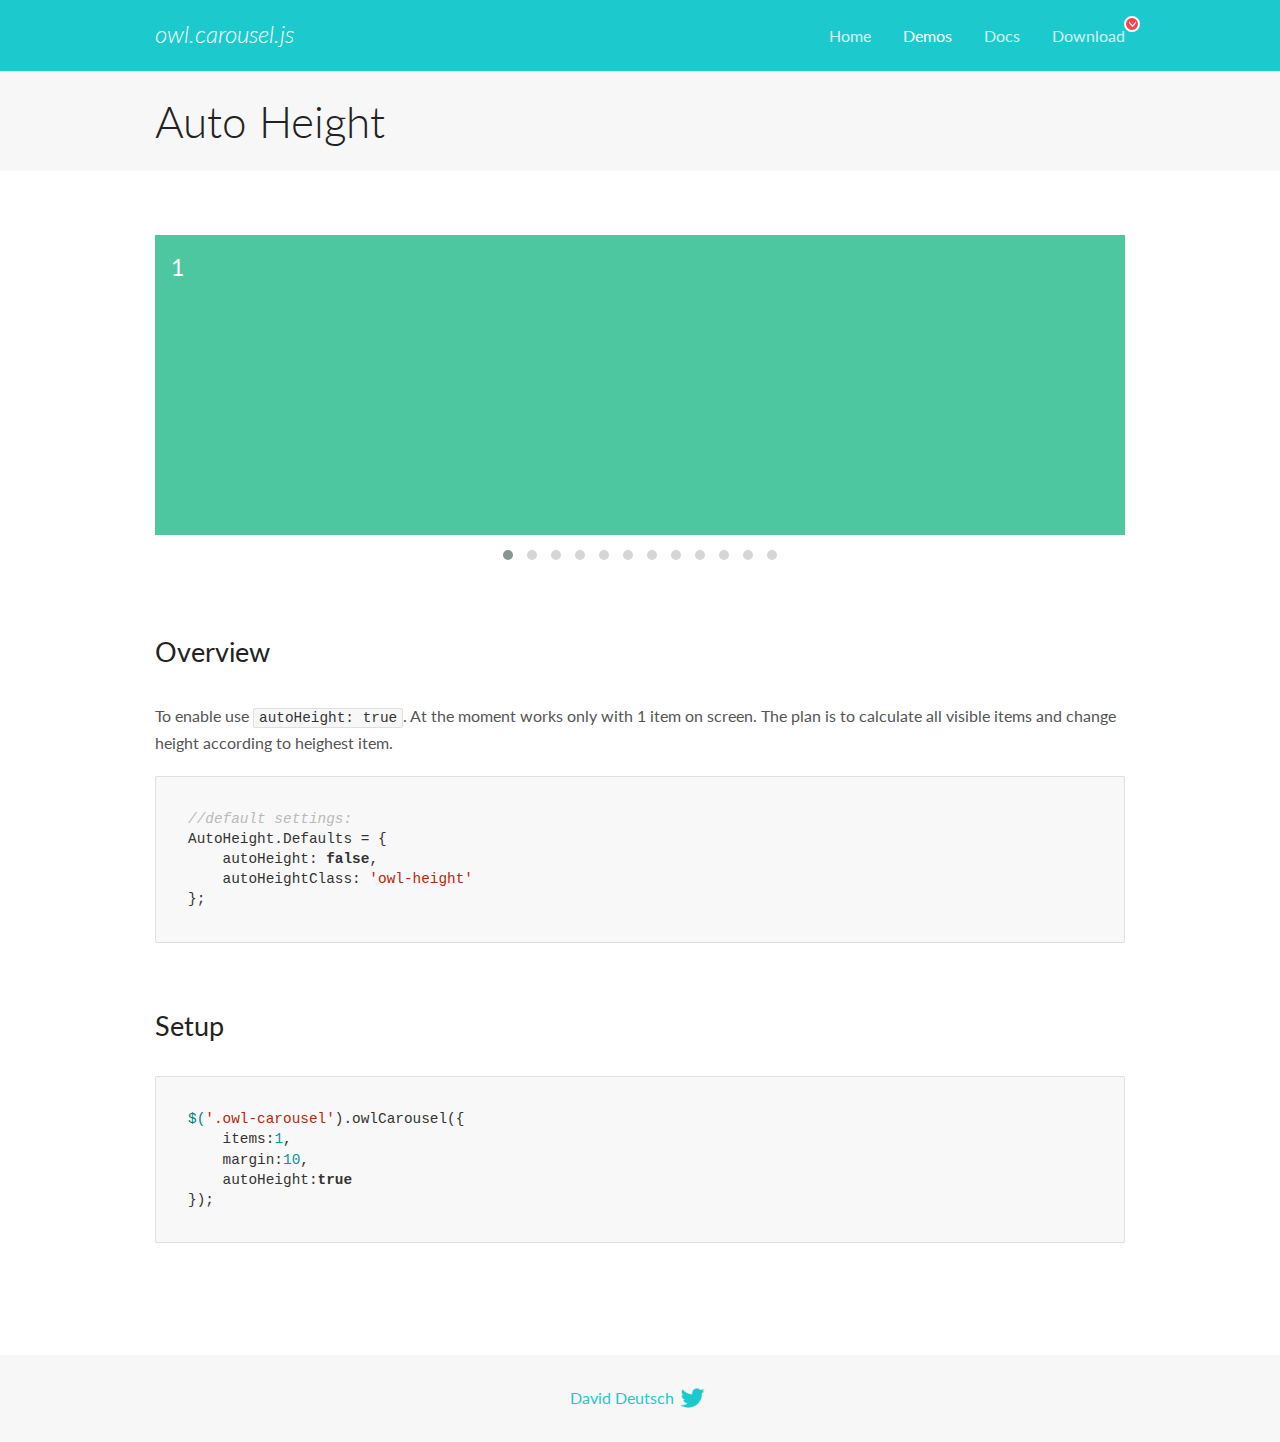
<file: lib/OwlCarousel2-2.3.4/docs/demos/autoheight.html>
<!DOCTYPE html>
<html lang="en">
  <head>

    <!-- head -->
    <meta charset="utf-8">
    <meta name="msapplication-tap-highlight" content="no" />
    <meta name="viewport" content="width=device-width, initial-scale=1.0" />
    <meta name="description" content="autoHeight usage demo">
    <meta name="author" content="David Deutsch">
    <title>
      Auto Height Demo | Owl Carousel | 2.3.4
    </title>

    <!-- Stylesheets -->
    <link href='https://fonts.googleapis.com/css?family=Lato:300,400,700,400italic,300italic' rel='stylesheet' type='text/css'>
    <link rel="stylesheet" href="../assets/css/docs.theme.min.css">

    <!-- Owl Stylesheets -->
    <link rel="stylesheet" href="../assets/owlcarousel/assets/owl.carousel.min.css">
    <link rel="stylesheet" href="../assets/owlcarousel/assets/owl.theme.default.min.css">

    <!-- HTML5 shim and Respond.js IE8 support of HTML5 elements and media queries -->

    <!--[if lt IE 9]>
      <script src="https://oss.maxcdn.com/libs/html5shiv/3.7.0/html5shiv.js"></script>
      <script src="https://oss.maxcdn.com/libs/respond.js/1.3.0/respond.min.js"></script>
    <![endif]-->

    <!-- Favicons -->
    <link rel="apple-touch-icon-precomposed" sizes="144x144" href="../assets/ico/apple-touch-icon-144-precomposed.png">
    <link rel="shortcut icon" href="../assets/ico/favicon.png">
    <link rel="shortcut icon" href="favicon.ico">

    <!-- Yeah i know js should not be in header. Its required for demos.-->

    <!-- javascript -->
    <script src="../assets/vendors/jquery.min.js"></script>
    <script src="../assets/owlcarousel/owl.carousel.js"></script>
  </head>
  <body>

    <!-- header -->
    <header class="header">
      <div class="row">
        <div class="large-12 columns">
          <div class="brand left">
            <h3>
              <a href="/OwlCarousel2/">owl.carousel.js</a> 
            </h3>
          </div>
          <a id="toggle-nav" class="right">
            <span></span> <span></span> <span></span> 
          </a> 
          <div class="nav-bar">
            <ul class="clearfix">
              <li> <a href="/OwlCarousel2/index.html">Home</a>  </li>
              <li class="active">
                <a href="/OwlCarousel2/demos/demos.html">Demos</a> 
              </li>
              <li> <a href="/OwlCarousel2/docs/started-welcome.html">Docs</a>  </li>
              <li>
                <a href="https://github.com/OwlCarousel2/OwlCarousel2/archive/2.3.4.zip">Download</a> 
                <span class="download"></span> 
              </li>
            </ul>
          </div>
        </div>
      </div>
    </header>

    <!-- title -->
    <section class="title">
      <div class="row">
        <div class="large-12 columns">
          <h1>Auto Height</h1>
        </div>
      </div>
    </section>

    <!--  Demos -->
    <section id="demos">
      <div class="row">
        <div class="large-12 columns">
          <div class="owl-carousel owl-theme">
            <div class="item" style="height:300px">
              <h4>1</h4>
            </div>
            <div class="item" style="height:100px">
              <h4>2</h4>
            </div>
            <div class="item" style="height:500px">
              <h4>3</h4>
            </div>
            <div class="item" style="height:250px">
              <h4>4</h4>
            </div>
            <div class="item" style="height:400px">
              <h4>5</h4>
            </div>
            <div class="item" style="height:500px">
              <h4>6</h4>
            </div>
            <div class="item" style="height:600px">
              <h4>7</h4>
            </div>
            <div class="item" style="height:400px">
              <h4>8</h4>
            </div>
            <div class="item" style="height:300px">
              <h4>9</h4>
            </div>
            <div class="item" style="height:350px">
              <h4>10</h4>
            </div>
            <div class="item" style="height:200px">
              <h4>11</h4>
            </div>
            <div class="item" style="height:150px">
              <h4>12</h4>
            </div>
          </div>
          <h3 id="overview">Overview</h3>
          <p>To enable use <code>autoHeight: true</code>. At the moment works only with 1 item on screen. The plan is to calculate all visible items and change height according to heighest item.</p>
          <pre><code>//default settings:
AutoHeight.Defaults = {
    autoHeight: false,
    autoHeightClass: &#39;owl-height&#39;
};</code></pre>
          <h3 id="setup">Setup</h3>
          <pre><code>$(&#39;.owl-carousel&#39;).owlCarousel({
    items:1,
    margin:10,
    autoHeight:true
});</code></pre>
          <script>
            $(document).ready(function() {
              $('.owl-carousel').owlCarousel({
                items: 1,
                margin: 10,
                autoHeight: true
              });
            })
          </script>
        </div>
      </div>
    </section>

    <!-- footer -->
    <footer class="footer">
      <div class="row">
        <div class="large-12 columns">
          <h5>
            <a href="/OwlCarousel2/docs/support-contact.html">David Deutsch</a> 
            <a id="custom-tweet-button" href="https://twitter.com/share?url=https://github.com/OwlCarousel2/OwlCarousel2&text=Owl Carousel - This is so awesome! " target="_blank"></a> 
          </h5>
        </div>
      </div>
    </footer>

    <!-- vendors -->
    <script src="../assets/vendors/highlight.js"></script>
    <script src="../assets/js/app.js"></script>
  </body>
</html>
</file>
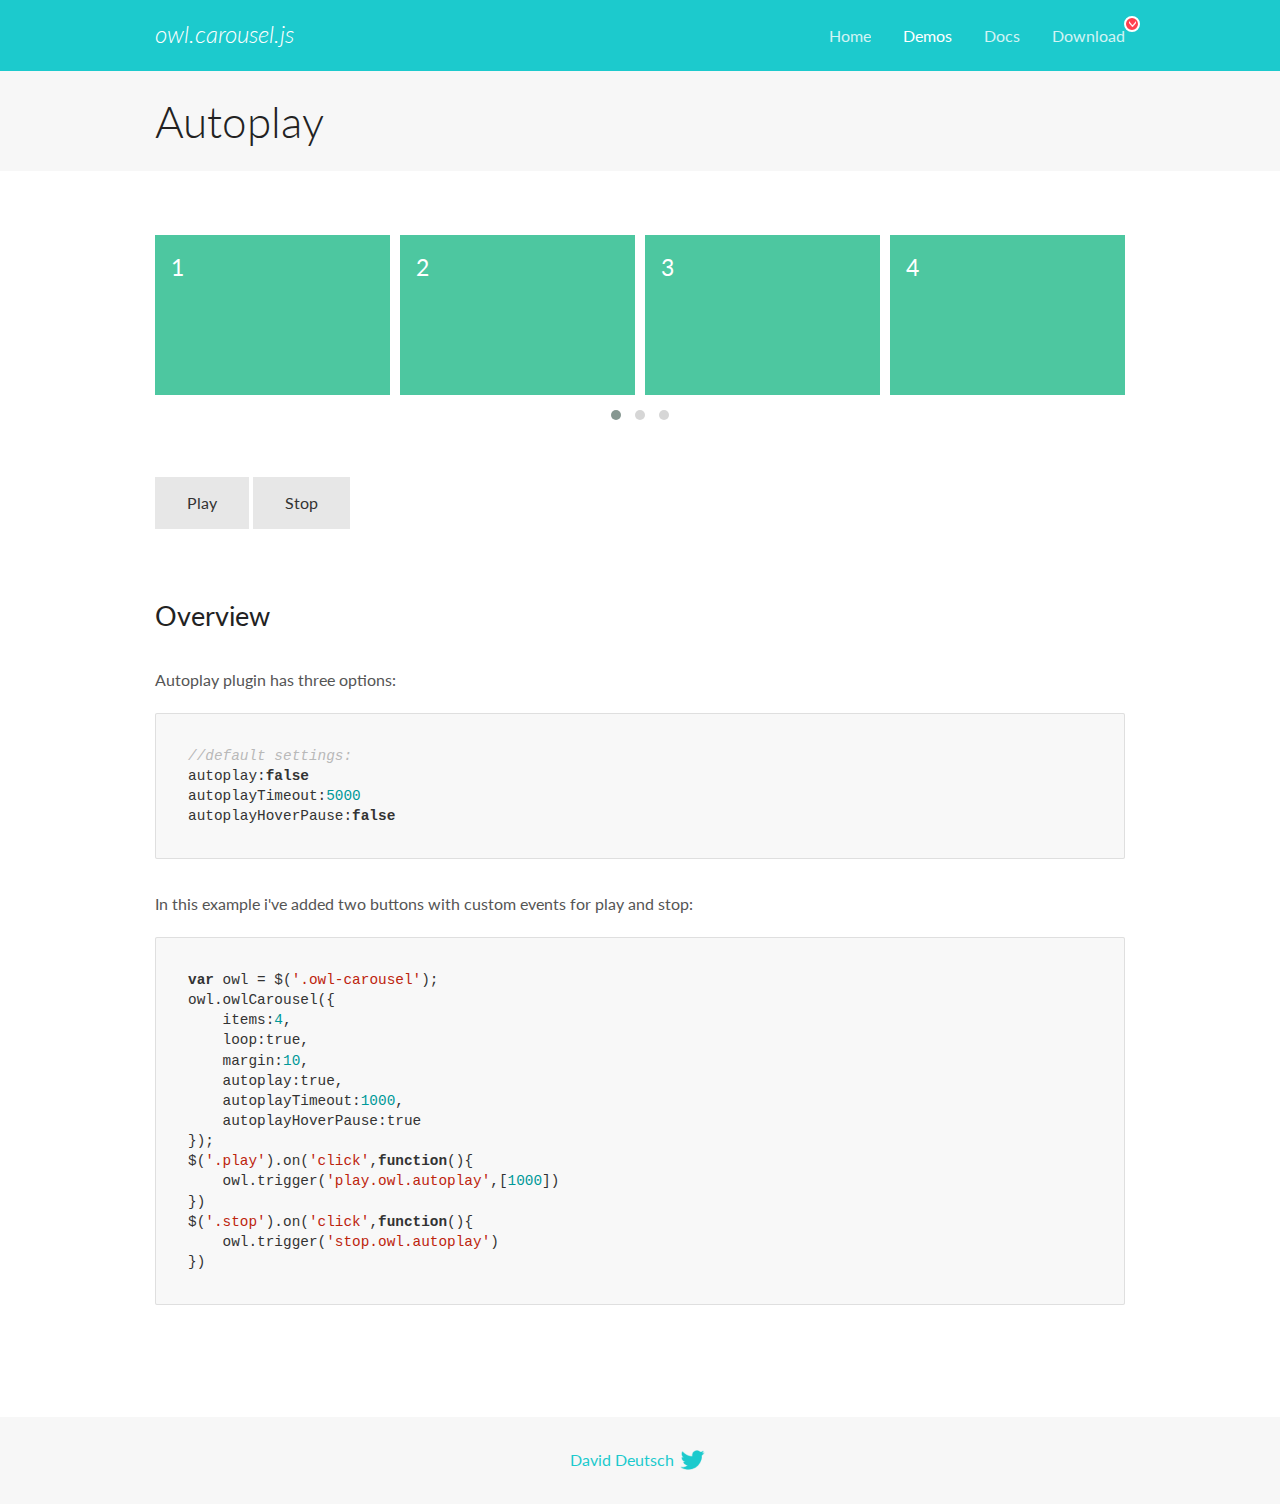
<file: lib/OwlCarousel2-2.3.4/docs/demos/autoplay.html>
<!DOCTYPE html>
<html lang="en">
  <head>

    <!-- head -->
    <meta charset="utf-8">
    <meta name="msapplication-tap-highlight" content="no" />
    <meta name="viewport" content="width=device-width, initial-scale=1.0" />
    <meta name="description" content="Autoplay usage demo">
    <meta name="author" content="David Deutsch">
    <title>
      Autoplay Demo | Owl Carousel | 2.3.4
    </title>

    <!-- Stylesheets -->
    <link href='https://fonts.googleapis.com/css?family=Lato:300,400,700,400italic,300italic' rel='stylesheet' type='text/css'>
    <link rel="stylesheet" href="../assets/css/docs.theme.min.css">

    <!-- Owl Stylesheets -->
    <link rel="stylesheet" href="../assets/owlcarousel/assets/owl.carousel.min.css">
    <link rel="stylesheet" href="../assets/owlcarousel/assets/owl.theme.default.min.css">

    <!-- HTML5 shim and Respond.js IE8 support of HTML5 elements and media queries -->

    <!--[if lt IE 9]>
      <script src="https://oss.maxcdn.com/libs/html5shiv/3.7.0/html5shiv.js"></script>
      <script src="https://oss.maxcdn.com/libs/respond.js/1.3.0/respond.min.js"></script>
    <![endif]-->

    <!-- Favicons -->
    <link rel="apple-touch-icon-precomposed" sizes="144x144" href="../assets/ico/apple-touch-icon-144-precomposed.png">
    <link rel="shortcut icon" href="../assets/ico/favicon.png">
    <link rel="shortcut icon" href="favicon.ico">

    <!-- Yeah i know js should not be in header. Its required for demos.-->

    <!-- javascript -->
    <script src="../assets/vendors/jquery.min.js"></script>
    <script src="../assets/owlcarousel/owl.carousel.js"></script>
  </head>
  <body>

    <!-- header -->
    <header class="header">
      <div class="row">
        <div class="large-12 columns">
          <div class="brand left">
            <h3>
              <a href="/OwlCarousel2/">owl.carousel.js</a> 
            </h3>
          </div>
          <a id="toggle-nav" class="right">
            <span></span> <span></span> <span></span> 
          </a> 
          <div class="nav-bar">
            <ul class="clearfix">
              <li> <a href="/OwlCarousel2/index.html">Home</a>  </li>
              <li class="active">
                <a href="/OwlCarousel2/demos/demos.html">Demos</a> 
              </li>
              <li> <a href="/OwlCarousel2/docs/started-welcome.html">Docs</a>  </li>
              <li>
                <a href="https://github.com/OwlCarousel2/OwlCarousel2/archive/2.3.4.zip">Download</a> 
                <span class="download"></span> 
              </li>
            </ul>
          </div>
        </div>
      </div>
    </header>

    <!-- title -->
    <section class="title">
      <div class="row">
        <div class="large-12 columns">
          <h1>Autoplay</h1>
        </div>
      </div>
    </section>

    <!--  Demos -->
    <section id="demos">
      <div class="row">
        <div class="large-12 columns">
          <div class="owl-carousel owl-theme">
            <div class="item">
              <h4>1</h4>
            </div>
            <div class="item">
              <h4>2</h4>
            </div>
            <div class="item">
              <h4>3</h4>
            </div>
            <div class="item">
              <h4>4</h4>
            </div>
            <div class="item">
              <h4>5</h4>
            </div>
            <div class="item">
              <h4>6</h4>
            </div>
            <div class="item">
              <h4>7</h4>
            </div>
            <div class="item">
              <h4>8</h4>
            </div>
            <div class="item">
              <h4>9</h4>
            </div>
            <div class="item">
              <h4>10</h4>
            </div>
            <div class="item">
              <h4>11</h4>
            </div>
            <div class="item">
              <h4>12</h4>
            </div>
          </div>
          <a class="button secondary play">Play</a> 
          <a class="button secondary stop">Stop</a> 
          <h3 id="overview">Overview</h3>
          <p>Autoplay plugin has three options:</p>
          <pre><code>//default settings:
autoplay:false
autoplayTimeout:5000
autoplayHoverPause:false</code></pre>
          <p>In this example i&#39;ve added two buttons with custom events for play and stop:</p>
          <pre><code>var owl = $(&#39;.owl-carousel&#39;);
owl.owlCarousel({
    items:4,
    loop:true,
    margin:10,
    autoplay:true,
    autoplayTimeout:1000,
    autoplayHoverPause:true
});
$(&#39;.play&#39;).on(&#39;click&#39;,function(){
    owl.trigger(&#39;play.owl.autoplay&#39;,[1000])
})
$(&#39;.stop&#39;).on(&#39;click&#39;,function(){
    owl.trigger(&#39;stop.owl.autoplay&#39;)
})</code></pre>
          <script>
            $(document).ready(function() {
              var owl = $('.owl-carousel');
              owl.owlCarousel({
                items: 4,
                loop: true,
                margin: 10,
                autoplay: true,
                autoplayTimeout: 1000,
                autoplayHoverPause: true
              });
              $('.play').on('click', function() {
                owl.trigger('play.owl.autoplay', [1000])
              })
              $('.stop').on('click', function() {
                owl.trigger('stop.owl.autoplay')
              })
            })
          </script>
        </div>
      </div>
    </section>

    <!-- footer -->
    <footer class="footer">
      <div class="row">
        <div class="large-12 columns">
          <h5>
            <a href="/OwlCarousel2/docs/support-contact.html">David Deutsch</a> 
            <a id="custom-tweet-button" href="https://twitter.com/share?url=https://github.com/OwlCarousel2/OwlCarousel2&text=Owl Carousel - This is so awesome! " target="_blank"></a> 
          </h5>
        </div>
      </div>
    </footer>

    <!-- vendors -->
    <script src="../assets/vendors/highlight.js"></script>
    <script src="../assets/js/app.js"></script>
  </body>
</html>
</file>
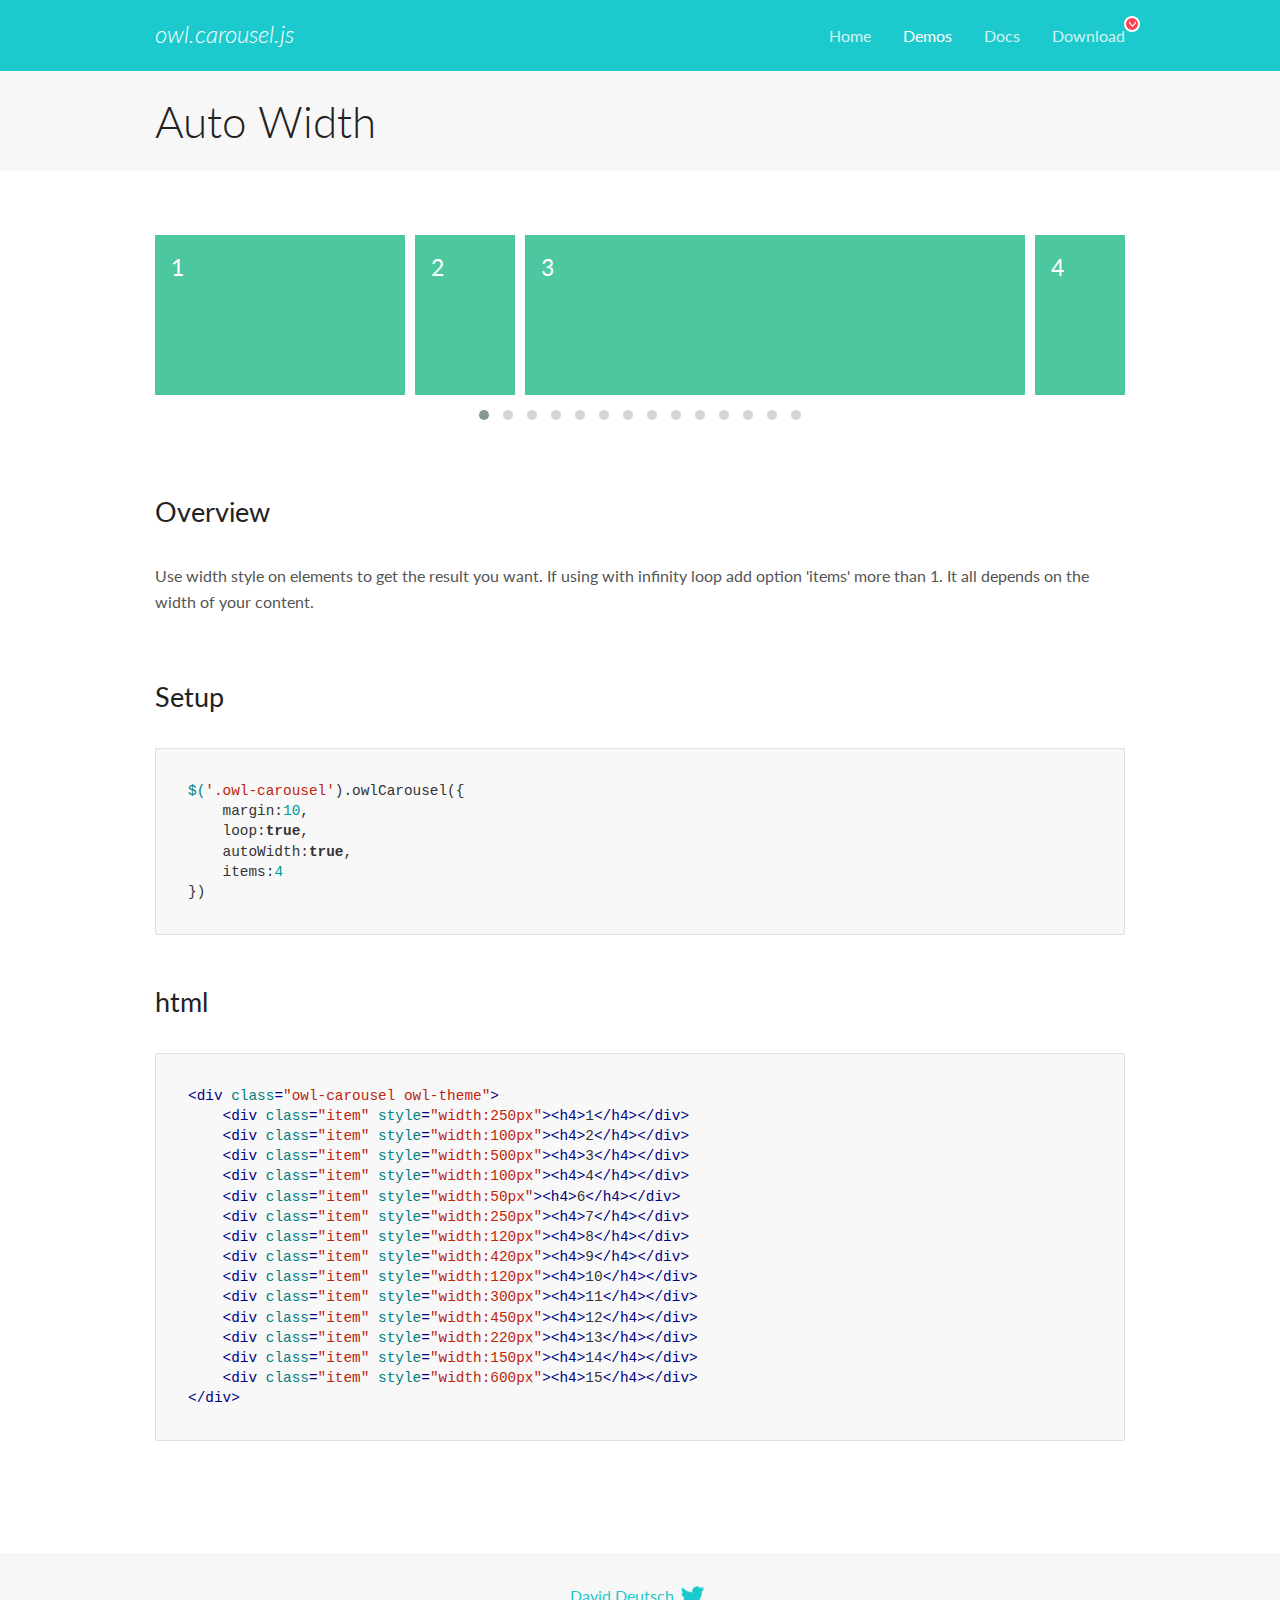
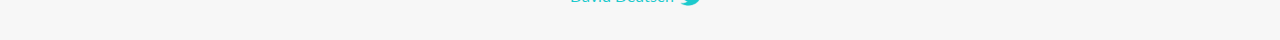
<file: lib/OwlCarousel2-2.3.4/docs/demos/autowidth.html>
<!DOCTYPE html>
<html lang="en">
  <head>

    <!-- head -->
    <meta charset="utf-8">
    <meta name="msapplication-tap-highlight" content="no" />
    <meta name="viewport" content="width=device-width, initial-scale=1.0" />
    <meta name="description" content="Auto Width">
    <meta name="author" content="David Deutsch">
    <title>
      Auto Width Demo | Owl Carousel | 2.3.4
    </title>

    <!-- Stylesheets -->
    <link href='https://fonts.googleapis.com/css?family=Lato:300,400,700,400italic,300italic' rel='stylesheet' type='text/css'>
    <link rel="stylesheet" href="../assets/css/docs.theme.min.css">

    <!-- Owl Stylesheets -->
    <link rel="stylesheet" href="../assets/owlcarousel/assets/owl.carousel.min.css">
    <link rel="stylesheet" href="../assets/owlcarousel/assets/owl.theme.default.min.css">

    <!-- HTML5 shim and Respond.js IE8 support of HTML5 elements and media queries -->

    <!--[if lt IE 9]>
      <script src="https://oss.maxcdn.com/libs/html5shiv/3.7.0/html5shiv.js"></script>
      <script src="https://oss.maxcdn.com/libs/respond.js/1.3.0/respond.min.js"></script>
    <![endif]-->

    <!-- Favicons -->
    <link rel="apple-touch-icon-precomposed" sizes="144x144" href="../assets/ico/apple-touch-icon-144-precomposed.png">
    <link rel="shortcut icon" href="../assets/ico/favicon.png">
    <link rel="shortcut icon" href="favicon.ico">

    <!-- Yeah i know js should not be in header. Its required for demos.-->

    <!-- javascript -->
    <script src="../assets/vendors/jquery.min.js"></script>
    <script src="../assets/owlcarousel/owl.carousel.js"></script>
  </head>
  <body>

    <!-- header -->
    <header class="header">
      <div class="row">
        <div class="large-12 columns">
          <div class="brand left">
            <h3>
              <a href="/OwlCarousel2/">owl.carousel.js</a> 
            </h3>
          </div>
          <a id="toggle-nav" class="right">
            <span></span> <span></span> <span></span> 
          </a> 
          <div class="nav-bar">
            <ul class="clearfix">
              <li> <a href="/OwlCarousel2/index.html">Home</a>  </li>
              <li class="active">
                <a href="/OwlCarousel2/demos/demos.html">Demos</a> 
              </li>
              <li> <a href="/OwlCarousel2/docs/started-welcome.html">Docs</a>  </li>
              <li>
                <a href="https://github.com/OwlCarousel2/OwlCarousel2/archive/2.3.4.zip">Download</a> 
                <span class="download"></span> 
              </li>
            </ul>
          </div>
        </div>
      </div>
    </header>

    <!-- title -->
    <section class="title">
      <div class="row">
        <div class="large-12 columns">
          <h1>Auto Width</h1>
        </div>
      </div>
    </section>

    <!--  Demos -->
    <section id="demos">
      <div class="row">
        <div class="large-12 columns">
          <div class="owl-carousel owl-theme">
            <div class="item" style="width:250px">
              <h4>1</h4>
            </div>
            <div class="item" style="width:100px">
              <h4>2</h4>
            </div>
            <div class="item" style="width:500px">
              <h4>3</h4>
            </div>
            <div class="item" style="width:100px">
              <h4>4</h4>
            </div>
            <div class="item" style="width:50px">
              <h4>6</h4>
            </div>
            <div class="item" style="width:250px">
              <h4>7</h4>
            </div>
            <div class="item" style="width:120px">
              <h4>8</h4>
            </div>
            <div class="item" style="width:420px">
              <h4>9</h4>
            </div>
            <div class="item" style="width:120px">
              <h4>10</h4>
            </div>
            <div class="item" style="width:300px">
              <h4>11</h4>
            </div>
            <div class="item" style="width:450px">
              <h4>12</h4>
            </div>
            <div class="item" style="width:220px">
              <h4>13</h4>
            </div>
            <div class="item" style="width:150px">
              <h4>14</h4>
            </div>
            <div class="item" style="width:600px">
              <h4>15</h4>
            </div>
          </div>
          <h3 id="overview">Overview</h3>
          <p>Use width style on elements to get the result you want. If using with infinity loop add option &#39;items&#39; more than 1. It all depends on the width of your content.</p>
          <h3 id="setup">Setup</h3>
          <pre><code>$(&#39;.owl-carousel&#39;).owlCarousel({
    margin:10,
    loop:true,
    autoWidth:true,
    items:4
})</code></pre>
          <h3 id="html">html</h3>
          <pre><code>&lt;div class=&quot;owl-carousel owl-theme&quot;&gt;
    &lt;div class=&quot;item&quot; style=&quot;width:250px&quot;&gt;&lt;h4&gt;1&lt;/h4&gt;&lt;/div&gt;
    &lt;div class=&quot;item&quot; style=&quot;width:100px&quot;&gt;&lt;h4&gt;2&lt;/h4&gt;&lt;/div&gt;
    &lt;div class=&quot;item&quot; style=&quot;width:500px&quot;&gt;&lt;h4&gt;3&lt;/h4&gt;&lt;/div&gt;
    &lt;div class=&quot;item&quot; style=&quot;width:100px&quot;&gt;&lt;h4&gt;4&lt;/h4&gt;&lt;/div&gt;
    &lt;div class=&quot;item&quot; style=&quot;width:50px&quot;&gt;&lt;h4&gt;6&lt;/h4&gt;&lt;/div&gt;
    &lt;div class=&quot;item&quot; style=&quot;width:250px&quot;&gt;&lt;h4&gt;7&lt;/h4&gt;&lt;/div&gt;
    &lt;div class=&quot;item&quot; style=&quot;width:120px&quot;&gt;&lt;h4&gt;8&lt;/h4&gt;&lt;/div&gt;
    &lt;div class=&quot;item&quot; style=&quot;width:420px&quot;&gt;&lt;h4&gt;9&lt;/h4&gt;&lt;/div&gt;
    &lt;div class=&quot;item&quot; style=&quot;width:120px&quot;&gt;&lt;h4&gt;10&lt;/h4&gt;&lt;/div&gt;
    &lt;div class=&quot;item&quot; style=&quot;width:300px&quot;&gt;&lt;h4&gt;11&lt;/h4&gt;&lt;/div&gt;
    &lt;div class=&quot;item&quot; style=&quot;width:450px&quot;&gt;&lt;h4&gt;12&lt;/h4&gt;&lt;/div&gt;
    &lt;div class=&quot;item&quot; style=&quot;width:220px&quot;&gt;&lt;h4&gt;13&lt;/h4&gt;&lt;/div&gt;
    &lt;div class=&quot;item&quot; style=&quot;width:150px&quot;&gt;&lt;h4&gt;14&lt;/h4&gt;&lt;/div&gt;
    &lt;div class=&quot;item&quot; style=&quot;width:600px&quot;&gt;&lt;h4&gt;15&lt;/h4&gt;&lt;/div&gt;
&lt;/div&gt;</code></pre>
          <script>
            $(document).ready(function() {
              $('.owl-carousel').owlCarousel({
                margin: 10,
                loop: true,
                autoWidth: true,
                items: 4
              })
            })
          </script>
        </div>
      </div>
    </section>

    <!-- footer -->
    <footer class="footer">
      <div class="row">
        <div class="large-12 columns">
          <h5>
            <a href="/OwlCarousel2/docs/support-contact.html">David Deutsch</a> 
            <a id="custom-tweet-button" href="https://twitter.com/share?url=https://github.com/OwlCarousel2/OwlCarousel2&text=Owl Carousel - This is so awesome! " target="_blank"></a> 
          </h5>
        </div>
      </div>
    </footer>

    <!-- vendors -->
    <script src="../assets/vendors/highlight.js"></script>
    <script src="../assets/js/app.js"></script>
  </body>
</html>
</file>
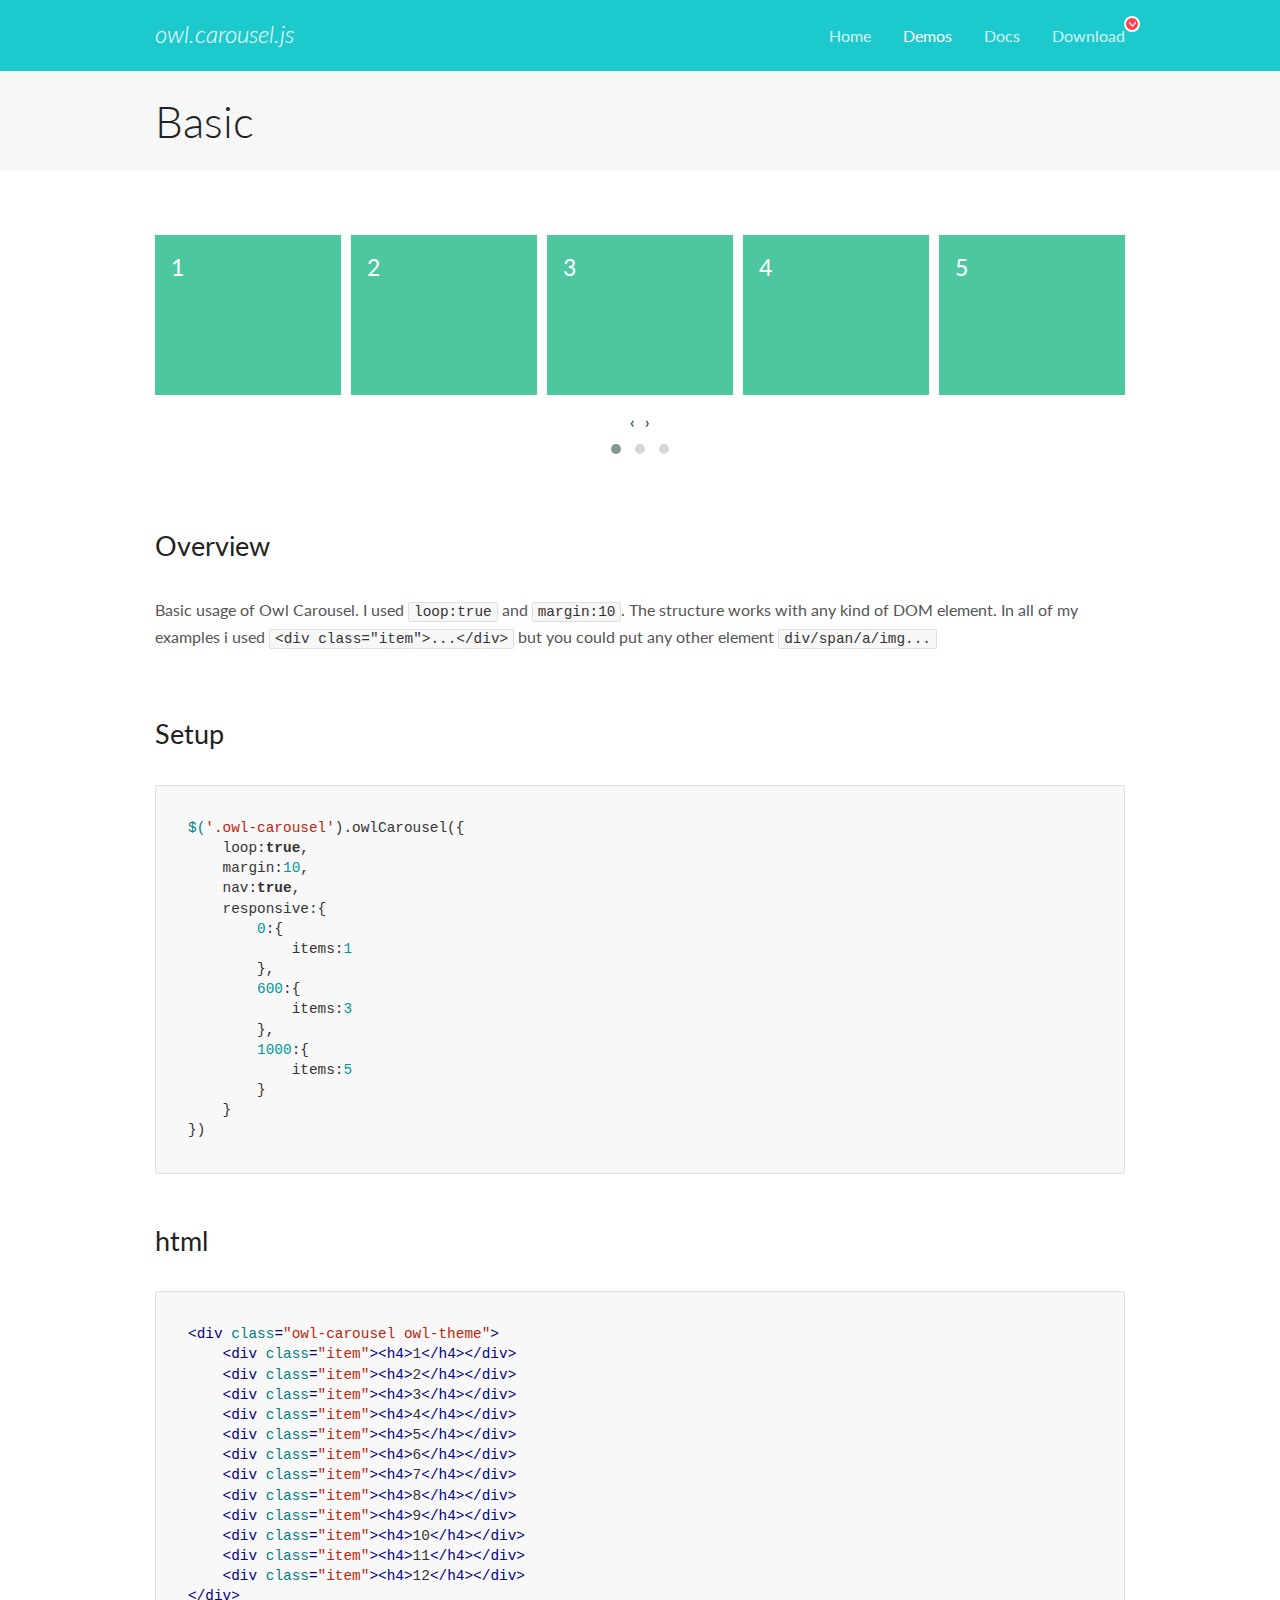
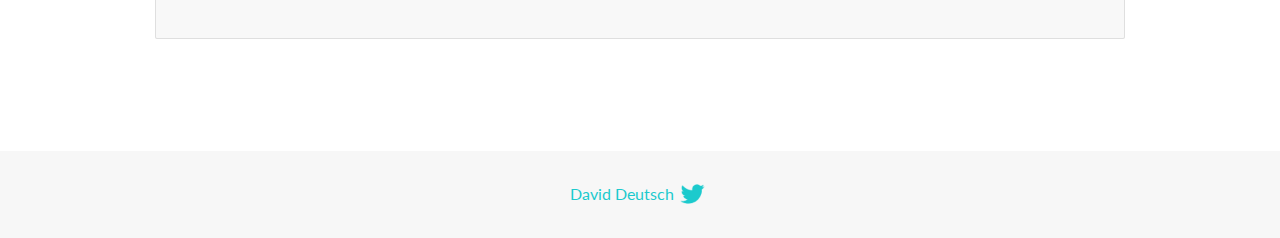
<file: lib/OwlCarousel2-2.3.4/docs/demos/basic.html>
<!DOCTYPE html>
<html lang="en">
  <head>

    <!-- head -->
    <meta charset="utf-8">
    <meta name="msapplication-tap-highlight" content="no" />
    <meta name="viewport" content="width=device-width, initial-scale=1.0" />
    <meta name="description" content="Basic usage demo">
    <meta name="author" content="David Deutsch">
    <title>
      Basic Demo | Owl Carousel | 2.3.4
    </title>

    <!-- Stylesheets -->
    <link href='https://fonts.googleapis.com/css?family=Lato:300,400,700,400italic,300italic' rel='stylesheet' type='text/css'>
    <link rel="stylesheet" href="../assets/css/docs.theme.min.css">

    <!-- Owl Stylesheets -->
    <link rel="stylesheet" href="../assets/owlcarousel/assets/owl.carousel.min.css">
    <link rel="stylesheet" href="../assets/owlcarousel/assets/owl.theme.default.min.css">

    <!-- HTML5 shim and Respond.js IE8 support of HTML5 elements and media queries -->

    <!--[if lt IE 9]>
      <script src="https://oss.maxcdn.com/libs/html5shiv/3.7.0/html5shiv.js"></script>
      <script src="https://oss.maxcdn.com/libs/respond.js/1.3.0/respond.min.js"></script>
    <![endif]-->

    <!-- Favicons -->
    <link rel="apple-touch-icon-precomposed" sizes="144x144" href="../assets/ico/apple-touch-icon-144-precomposed.png">
    <link rel="shortcut icon" href="../assets/ico/favicon.png">
    <link rel="shortcut icon" href="favicon.ico">

    <!-- Yeah i know js should not be in header. Its required for demos.-->

    <!-- javascript -->
    <script src="../assets/vendors/jquery.min.js"></script>
    <script src="../assets/owlcarousel/owl.carousel.js"></script>
  </head>
  <body>

    <!-- header -->
    <header class="header">
      <div class="row">
        <div class="large-12 columns">
          <div class="brand left">
            <h3>
              <a href="/OwlCarousel2/">owl.carousel.js</a> 
            </h3>
          </div>
          <a id="toggle-nav" class="right">
            <span></span> <span></span> <span></span> 
          </a> 
          <div class="nav-bar">
            <ul class="clearfix">
              <li> <a href="/OwlCarousel2/index.html">Home</a>  </li>
              <li class="active">
                <a href="/OwlCarousel2/demos/demos.html">Demos</a> 
              </li>
              <li> <a href="/OwlCarousel2/docs/started-welcome.html">Docs</a>  </li>
              <li>
                <a href="https://github.com/OwlCarousel2/OwlCarousel2/archive/2.3.4.zip">Download</a> 
                <span class="download"></span> 
              </li>
            </ul>
          </div>
        </div>
      </div>
    </header>

    <!-- title -->
    <section class="title">
      <div class="row">
        <div class="large-12 columns">
          <h1>Basic</h1>
        </div>
      </div>
    </section>

    <!--  Demos -->
    <section id="demos">
      <div class="row">
        <div class="large-12 columns">
          <div class="owl-carousel owl-theme">
            <div class="item">
              <h4>1</h4>
            </div>
            <div class="item">
              <h4>2</h4>
            </div>
            <div class="item">
              <h4>3</h4>
            </div>
            <div class="item">
              <h4>4</h4>
            </div>
            <div class="item">
              <h4>5</h4>
            </div>
            <div class="item">
              <h4>6</h4>
            </div>
            <div class="item">
              <h4>7</h4>
            </div>
            <div class="item">
              <h4>8</h4>
            </div>
            <div class="item">
              <h4>9</h4>
            </div>
            <div class="item">
              <h4>10</h4>
            </div>
            <div class="item">
              <h4>11</h4>
            </div>
            <div class="item">
              <h4>12</h4>
            </div>
          </div>
          <h3 id="overview">Overview</h3>
          <p>Basic usage of Owl Carousel. I used <code>loop:true</code> and <code>margin:10</code>. The structure works with any kind of DOM element. In all of my examples i used <code>&lt;div class=&quot;item&quot;&gt;...&lt;/div&gt;</code> but you could
            put any other element <code>div/span/a/img...</code></p>
          <h3 id="setup">Setup</h3>
          <pre><code>$(&#39;.owl-carousel&#39;).owlCarousel({
    loop:true,
    margin:10,
    nav:true,
    responsive:{
        0:{
            items:1
        },
        600:{
            items:3
        },
        1000:{
            items:5
        }
    }
})</code></pre>
          <h3 id="html">html</h3>
          <pre><code>&lt;div class=&quot;owl-carousel owl-theme&quot;&gt;
    &lt;div class=&quot;item&quot;&gt;&lt;h4&gt;1&lt;/h4&gt;&lt;/div&gt;
    &lt;div class=&quot;item&quot;&gt;&lt;h4&gt;2&lt;/h4&gt;&lt;/div&gt;
    &lt;div class=&quot;item&quot;&gt;&lt;h4&gt;3&lt;/h4&gt;&lt;/div&gt;
    &lt;div class=&quot;item&quot;&gt;&lt;h4&gt;4&lt;/h4&gt;&lt;/div&gt;
    &lt;div class=&quot;item&quot;&gt;&lt;h4&gt;5&lt;/h4&gt;&lt;/div&gt;
    &lt;div class=&quot;item&quot;&gt;&lt;h4&gt;6&lt;/h4&gt;&lt;/div&gt;
    &lt;div class=&quot;item&quot;&gt;&lt;h4&gt;7&lt;/h4&gt;&lt;/div&gt;
    &lt;div class=&quot;item&quot;&gt;&lt;h4&gt;8&lt;/h4&gt;&lt;/div&gt;
    &lt;div class=&quot;item&quot;&gt;&lt;h4&gt;9&lt;/h4&gt;&lt;/div&gt;
    &lt;div class=&quot;item&quot;&gt;&lt;h4&gt;10&lt;/h4&gt;&lt;/div&gt;
    &lt;div class=&quot;item&quot;&gt;&lt;h4&gt;11&lt;/h4&gt;&lt;/div&gt;
    &lt;div class=&quot;item&quot;&gt;&lt;h4&gt;12&lt;/h4&gt;&lt;/div&gt;
&lt;/div&gt;</code></pre>
          <script>
            $(document).ready(function() {
              var owl = $('.owl-carousel');
              owl.owlCarousel({
                margin: 10,
                nav: true,
                loop: true,
                responsive: {
                  0: {
                    items: 1
                  },
                  600: {
                    items: 3
                  },
                  1000: {
                    items: 5
                  }
                }
              })
            })
          </script>
        </div>
      </div>
    </section>

    <!-- footer -->
    <footer class="footer">
      <div class="row">
        <div class="large-12 columns">
          <h5>
            <a href="/OwlCarousel2/docs/support-contact.html">David Deutsch</a> 
            <a id="custom-tweet-button" href="https://twitter.com/share?url=https://github.com/OwlCarousel2/OwlCarousel2&text=Owl Carousel - This is so awesome! " target="_blank"></a> 
          </h5>
        </div>
      </div>
    </footer>

    <!-- vendors -->
    <script src="../assets/vendors/highlight.js"></script>
    <script src="../assets/js/app.js"></script>
  </body>
</html>
</file>
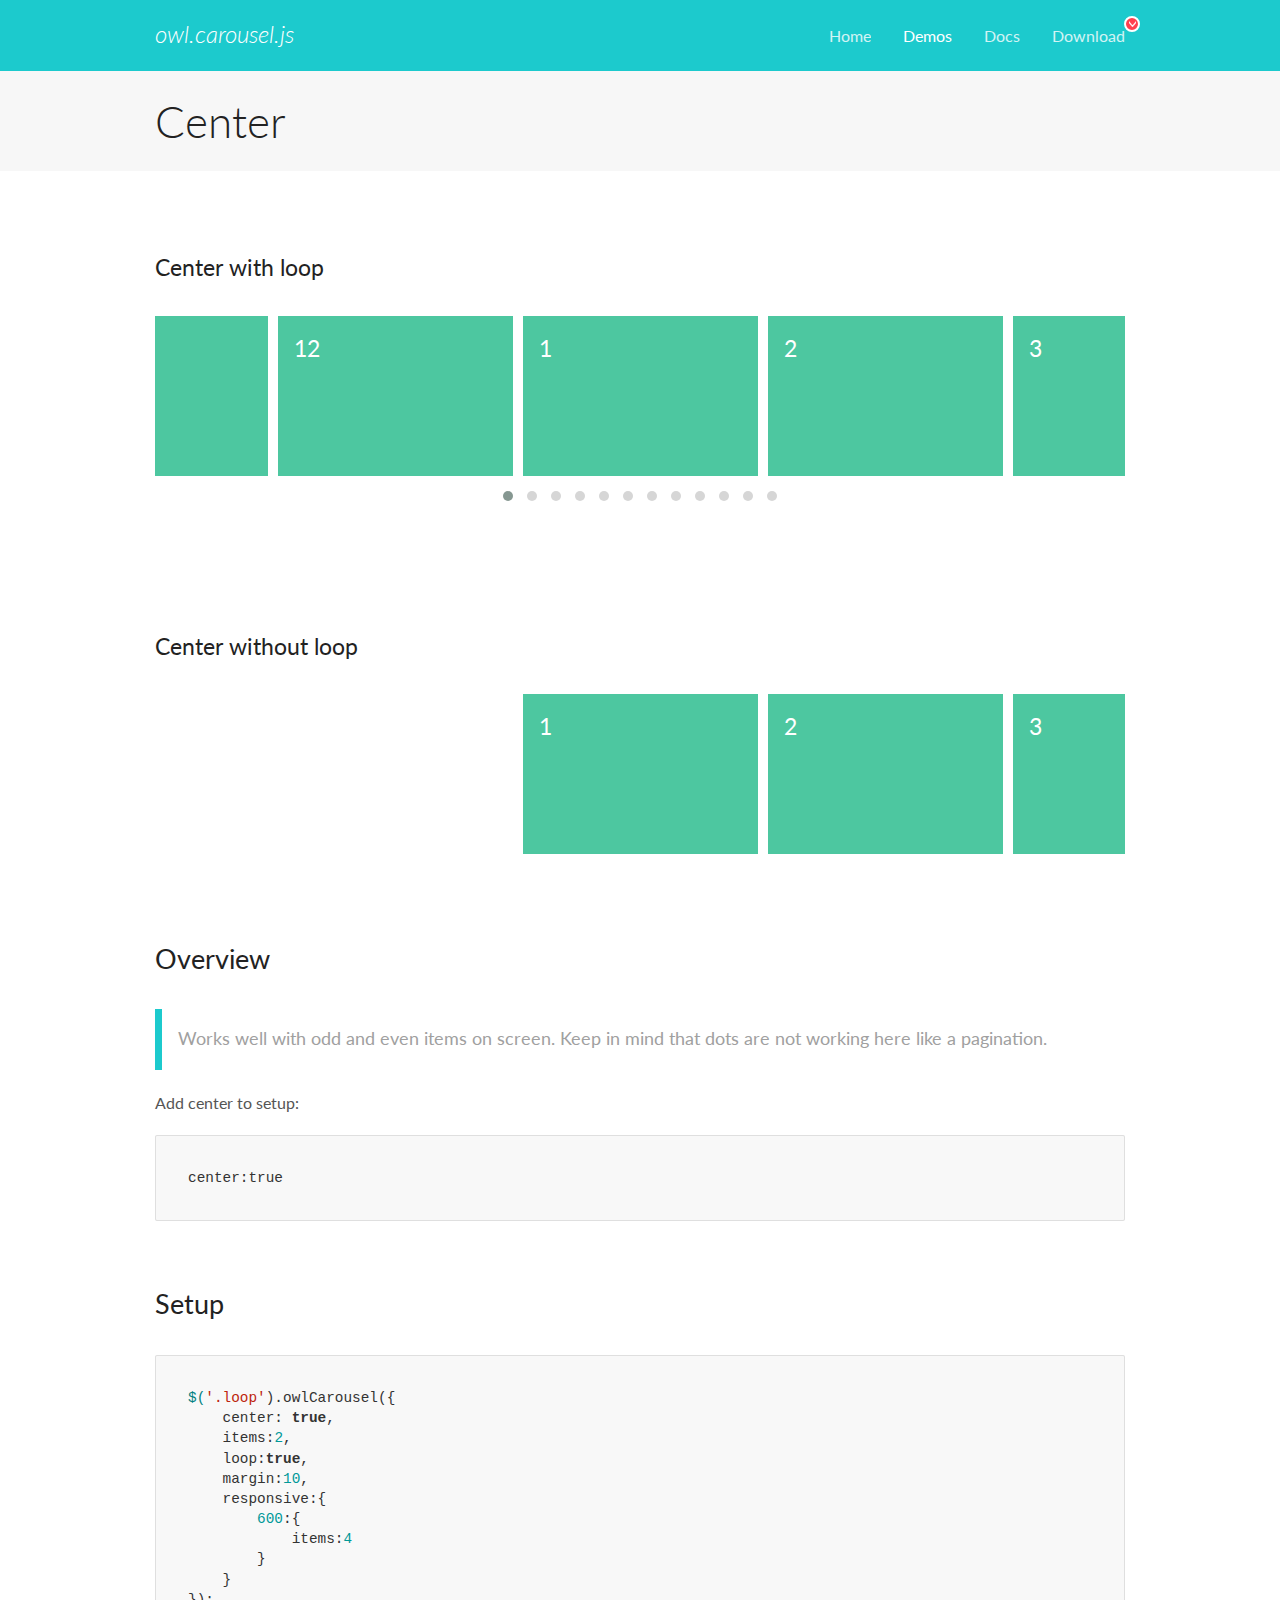
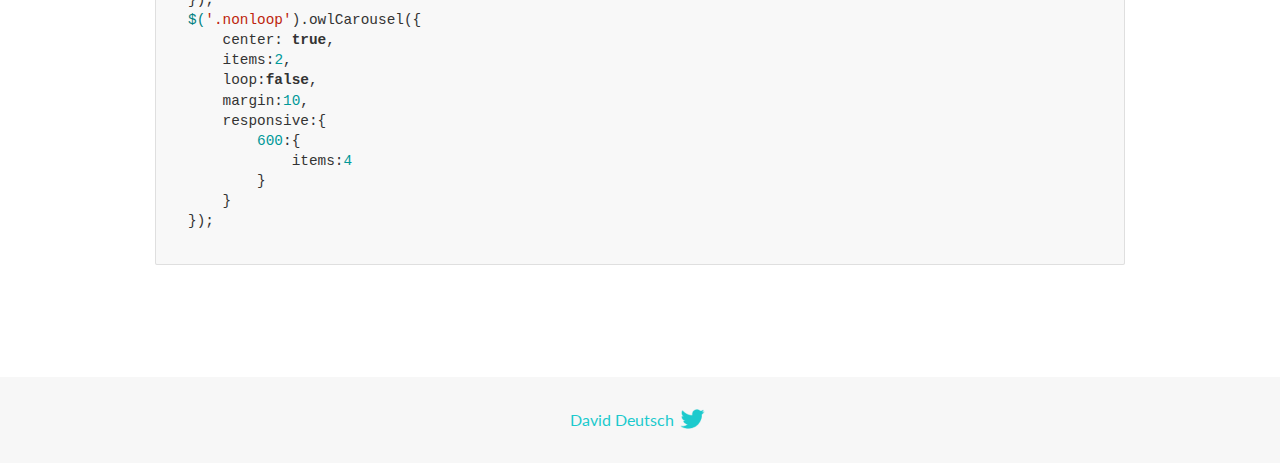
<file: lib/OwlCarousel2-2.3.4/docs/demos/center.html>
<!DOCTYPE html>
<html lang="en">
  <head>

    <!-- head -->
    <meta charset="utf-8">
    <meta name="msapplication-tap-highlight" content="no" />
    <meta name="viewport" content="width=device-width, initial-scale=1.0" />
    <meta name="description" content="Center carousel">
    <meta name="author" content="David Deutsch">
    <title>
      Center Demo | Owl Carousel | 2.3.4
    </title>

    <!-- Stylesheets -->
    <link href='https://fonts.googleapis.com/css?family=Lato:300,400,700,400italic,300italic' rel='stylesheet' type='text/css'>
    <link rel="stylesheet" href="../assets/css/docs.theme.min.css">

    <!-- Owl Stylesheets -->
    <link rel="stylesheet" href="../assets/owlcarousel/assets/owl.carousel.min.css">
    <link rel="stylesheet" href="../assets/owlcarousel/assets/owl.theme.default.min.css">

    <!-- HTML5 shim and Respond.js IE8 support of HTML5 elements and media queries -->

    <!--[if lt IE 9]>
      <script src="https://oss.maxcdn.com/libs/html5shiv/3.7.0/html5shiv.js"></script>
      <script src="https://oss.maxcdn.com/libs/respond.js/1.3.0/respond.min.js"></script>
    <![endif]-->

    <!-- Favicons -->
    <link rel="apple-touch-icon-precomposed" sizes="144x144" href="../assets/ico/apple-touch-icon-144-precomposed.png">
    <link rel="shortcut icon" href="../assets/ico/favicon.png">
    <link rel="shortcut icon" href="favicon.ico">

    <!-- Yeah i know js should not be in header. Its required for demos.-->

    <!-- javascript -->
    <script src="../assets/vendors/jquery.min.js"></script>
    <script src="../assets/owlcarousel/owl.carousel.js"></script>
  </head>
  <body>

    <!-- header -->
    <header class="header">
      <div class="row">
        <div class="large-12 columns">
          <div class="brand left">
            <h3>
              <a href="/OwlCarousel2/">owl.carousel.js</a> 
            </h3>
          </div>
          <a id="toggle-nav" class="right">
            <span></span> <span></span> <span></span> 
          </a> 
          <div class="nav-bar">
            <ul class="clearfix">
              <li> <a href="/OwlCarousel2/index.html">Home</a>  </li>
              <li class="active">
                <a href="/OwlCarousel2/demos/demos.html">Demos</a> 
              </li>
              <li> <a href="/OwlCarousel2/docs/started-welcome.html">Docs</a>  </li>
              <li>
                <a href="https://github.com/OwlCarousel2/OwlCarousel2/archive/2.3.4.zip">Download</a> 
                <span class="download"></span> 
              </li>
            </ul>
          </div>
        </div>
      </div>
    </header>

    <!-- title -->
    <section class="title">
      <div class="row">
        <div class="large-12 columns">
          <h1>Center</h1>
        </div>
      </div>
    </section>

    <!--  Demos -->
    <section id="demos">
      <div class="row">
        <div class="large-12 columns">
          <h4 id="center-with-loop">Center with loop</h4>
          <div class="loop owl-carousel owl-theme">
            <div class="item">
              <h4>1</h4>
            </div>
            <div class="item">
              <h4>2</h4>
            </div>
            <div class="item">
              <h4>3</h4>
            </div>
            <div class="item">
              <h4>4</h4>
            </div>
            <div class="item">
              <h4>5</h4>
            </div>
            <div class="item">
              <h4>6</h4>
            </div>
            <div class="item">
              <h4>7</h4>
            </div>
            <div class="item">
              <h4>8</h4>
            </div>
            <div class="item">
              <h4>9</h4>
            </div>
            <div class="item">
              <h4>10</h4>
            </div>
            <div class="item">
              <h4>11</h4>
            </div>
            <div class="item">
              <h4>12</h4>
            </div>
          </div>
          <br>
          <h4 id="center-without-loop">Center without loop</h4>
          <div class="nonloop owl-carousel">
            <div class="item">
              <h4>1</h4>
            </div>
            <div class="item">
              <h4>2</h4>
            </div>
            <div class="item">
              <h4>3</h4>
            </div>
            <div class="item">
              <h4>4</h4>
            </div>
            <div class="item">
              <h4>5</h4>
            </div>
            <div class="item">
              <h4>6</h4>
            </div>
            <div class="item">
              <h4>7</h4>
            </div>
            <div class="item">
              <h4>8</h4>
            </div>
            <div class="item">
              <h4>9</h4>
            </div>
            <div class="item">
              <h4>10</h4>
            </div>
            <div class="item">
              <h4>11</h4>
            </div>
            <div class="item">
              <h4>12</h4>
            </div>
          </div>
          <h3 id="overview">Overview</h3>
          <blockquote>
            <p>Works well with odd and even items on screen. Keep in mind that dots are not working here like a pagination.</p>
          </blockquote>
          <p>Add center to setup:</p>
          <pre><code>center:true</code></pre>
          <h3 id="setup">Setup</h3>
          <pre><code>$(&#39;.loop&#39;).owlCarousel({
    center: true,
    items:2,
    loop:true,
    margin:10,
    responsive:{
        600:{
            items:4
        }
    }
});
$(&#39;.nonloop&#39;).owlCarousel({
    center: true,
    items:2,
    loop:false,
    margin:10,
    responsive:{
        600:{
            items:4
        }
    }
});</code></pre>
          <script>
            jQuery(document).ready(function($) {
              $('.loop').owlCarousel({
                center: true,
                items: 2,
                loop: true,
                margin: 10,
                responsive: {
                  600: {
                    items: 4
                  }
                }
              });
              $('.nonloop').owlCarousel({
                center: true,
                items: 2,
                loop: false,
                margin: 10,
                responsive: {
                  600: {
                    items: 4
                  }
                }
              });
            });
          </script>
        </div>
      </div>
    </section>

    <!-- footer -->
    <footer class="footer">
      <div class="row">
        <div class="large-12 columns">
          <h5>
            <a href="/OwlCarousel2/docs/support-contact.html">David Deutsch</a> 
            <a id="custom-tweet-button" href="https://twitter.com/share?url=https://github.com/OwlCarousel2/OwlCarousel2&text=Owl Carousel - This is so awesome! " target="_blank"></a> 
          </h5>
        </div>
      </div>
    </footer>

    <!-- vendors -->
    <script src="../assets/vendors/highlight.js"></script>
    <script src="../assets/js/app.js"></script>
  </body>
</html>
</file>
<file: style.css>
@import url('https://fonts.googleapis.com/css2?family=Montserrat&family=Open+Sans&family=Tenor+Sans&display=swap');

* {
    margin: 0;
    padding: 0;
    box-sizing: border-box;
    text-decoration: none;
    list-style: none;
}

html {
     font-size: 62.5%; 
/* 62.5%=10px / 100%=16px, logo, 1rem é igual a 16px, porém se colocar ele padrão como 62.5% 1rem terá um total de 10px. */
}

body {
    background-color: #fbfbf9;  
}

/* Header */

.sticky {
    position: fixed;
    top: 0;
    width: 100%;
    background-color: #fbfbf9;
    z-index: 2
}


header a {
    font-family: 'Montserrat', sans-serif;
    color: #191919;
}

header hr {
    margin-top: 3rem;
}

.navbar {
    width: 100%;
    padding-top: 2rem;
    display: flex;
    align-items: center;
    justify-content: space-around;
    background-color: #fbfbf9;
    margin-top: 3rem;
}

.logo {
    color: #212121;
    font-family: 'Tenor Sans', sans-serif;
}
.logo h1{
    font-size: 5rem !important;
}

.logo h2{
    position: relative;
    top: -1rem;
    left: 1rem;
    font-size: 2.5rem !important;
    margin-left: 0.45rem;
}

.navsearch {
    width: 50rem;
    height: 4.5rem;
    border-radius: 1rem;
    padding-left: 1rem;
}

.btn {
    border: 0;
    background: transparent;
    margin-left: -2.8rem;

}

.btn img {
    width: 16px;
    height: 16px;
}

.icon {
    margin: 2rem;
    font-size: 4rem;
}

.header--icons a {
    color: #000;
}

.header--content ul {
    display: flex;
    justify-content: space-around;
    color: #fff;
    font-size: 2rem;
    margin-top: 2rem;
    margin-bottom: 2rem;
}

.content:hover {
    color: #b65fb6;
}

/* Banner */

#banner {
    background-image: url(assets/images/produtos/thumbnail/1614367807_full22x.webp);
    background-position: center;
    background-size: cover;
    width: 100%;
    height: 42rem;
    margin-top: 20rem;
}

/* Seção - logo das empresas */

.container-secao {
    display: flex;
    justify-content: space-around;
    flex-direction: row;
}

.secao {
    width: 40rem;
    height: 25rem;
    margin-bottom: 5rem;
    margin-top: 5rem;
    border-radius: 2rem;
    background-position: center;
    background-size: cover;
}

.nintendo {
    background-image: url(assets/images/produtos/thumbnail/nintendo_logo.webp);
}

.playstation {
    background-image: url(assets/images/produtos/thumbnail/sony_logo.jpg);
}
.xbox {
    background-image: url(assets/images/produtos/thumbnail/xbox_logo.png);
}

/* Destaques */

.container-destaques {
    display: flex;
    justify-content: space-around;
    flex-direction: row;
}

main h1 {
    display: flex;
    justify-content: left;
    margin-left: 5rem;
    margin-bottom: 0.5rem;
    font-size: 4rem;
    font-family: 'Montserrat', sans-serif;
    color: #191919;
}

.bar-destaques {
    width: 21.2rem;
    height: 0.5rem;
    background-color: #b65fb6;
    margin-left: 5.3rem;
}

.destaques {
    display: flex;
    flex-direction: column;
    justify-content: space-around;
    width: 30em;
    height: 50rem;
    background-color: #fff;
    margin-bottom: 7rem;
    margin-top: 5rem;
    border-radius: 2rem;
}

.destaques h3 {
    color: #191919;
    font-size: 1.5rem;
    font-family: 'Montserrat', sans-serif;
    margin-left: 1rem;
}

.destaques h4 {
    color: #191919;
    font-size: 2rem;
    font-family: 'Montserrat', sans-serif;
    margin-left: 1rem;
    margin-top: 2rem;
}


.destaques img {
    width: 25rem;
    height: 100%;
    margin-left: 2rem;
    margin-top: 2rem;
    padding-bottom: 3rem;
}

.btn-dest {
    display: flex;
    align-items: center;
    margin-top: 2rem;
    margin-bottom: 2rem;
}

.destaques button {
    padding: 1rem;
    width: 15rem;
    margin-left: 1rem;
    background-color: #b65fb6;
    border-radius: 1rem;
    color: #fff;
    border-style: none;
}

.destaques a {
    color: #b65fb6;
}

/* Promoções */

.container-promo {
    display: flex;
    justify-content: space-around;
    flex-direction: row;
}

section h1 {
    display: flex;
    justify-content: left;
    margin-left: 5rem;
    margin-bottom: 0.5rem;
    font-size: 4rem;
    font-family: 'Montserrat', sans-serif;
    color: #191919;
}

.bar-promo {
    width: 22.5rem;
    height: 0.5rem;
    background-color: #b65fb6;
    margin-left: 5.3rem;
}

.promo {
    display: flex;
    flex-direction: column;
    justify-content: space-around;
    width: 30em;
    height: 50rem;
    background-color: #fff;
    margin-bottom: 7rem;
    margin-top: 5rem;
    border-radius: 2rem;
}

.promo h3 {
    color: #191919;
    font-size: 1.5rem;
    font-family: 'Montserrat', sans-serif;
    margin-left: 1rem;
}

.promo h4 {
    color: #191919;
    font-size: 2rem;
    font-family: 'Montserrat', sans-serif;
    margin-left: 1rem;
    margin-top: 2rem;
}

.promo h2 {
    color: #5e5e5e;
    font-size: 1.3rem;
    font-family: 'Montserrat', sans-serif;
    text-decoration: line-through;
    margin-left: 1.1rem;
}


.promo img {
    width: 25rem;
    height: 100%;
    margin-left: 2rem;
    margin-top: 2rem;
    padding-bottom: 3rem;
}

.promo button {
    padding: 1rem;
    width: 15rem;
    margin-left: 1rem;
    background-color: #b65fb6;
    border-radius: 1rem;
    color: #fff;
    border-style: none;
}

.promo a {
    color: #b65fb6;
}

/* Footer */

footer {
    display: flex;
    justify-content: space-around;
    flex-direction: column;
    align-items: center;
    width: 100%;
    height: 20rem;
    background-color: #191919;
    color: #fff;
}

footer a {
    color: #fff;
    text-decoration: underline;
    font-size: 2rem;
    padding-right: 1.5rem;
}

.footer-logo {
    font-size: 3rem;
    font-family: 'Tenor Sans', sans-serif;
}

.footer-socials i {
    font-size: 4rem;
    margin: 1rem;
}

/* @media - site responsivo */

@media (max-width: 1024px) { 
    #banner {
        width: 1112px;
    } 
    .secao {
        width: 30rem;
        height: 15rem;
        margin-left: 6rem;
    }
    
    main h1 {
        margin-left: 6rem;
    }

    .bar-destaques {
        margin-left: 6.3rem;
    }

    .container-destaques {
        display: flex;
        justify-content: space-around;
        flex-direction: row;
        flex-wrap: wrap;
    }

    .destaques {
        width: 45rem;
        height: 50rem;
        margin-bottom: 3rem;
        margin-top: 3rem;
        margin-left: 6.1rem;
    }

    .destaques img {
        width: 28rem;
    }

    section h1 {
        margin-left: 6rem;
    }

    .bar-promo {
        margin-left: 6.3rem;
    }

    .container-promo {
        display: flex;
        justify-content: space-around;
        flex-direction: row;
        flex-wrap: wrap;
    }

    .promo {
        width: 45rem;
        height: 50rem;
        margin-bottom: 3rem;
        margin-top: 3rem;
        margin-left: 6.1rem;
        margin-bottom: 10rem;
    }

    .promo img {
        width: 28rem;
    }

    footer {
        width: 1112px;
    }
}

@media (min-width: 768px) and (max-width: 991.98px) { 
    .container-secao {
        margin-left: 33%;
    }
    
    .secao {
        padding: 15rem;
    }

    main h1 {
        margin-left: 15rem;
        font-size: 5rem;
    }

    .destaques h3 {
        font-size: 1.8rem;
    }

    .destaques h4 {
        font-size: 2.8rem;
    }

    .bar-destaques {
        margin-left: 15.3rem;
    }

    .container-destaques {
        display: flex;
        justify-content: center;
        flex-direction: column;
        margin-left: 23rem;
    }

    .destaques {
        width: 55rem;
        height: 55rem;
        margin-bottom: 3rem;
        margin-top: 3rem;
    }

    .destaques img {
        width:33rem;
    }

    section h1 {
        margin-left: 15rem;
        font-size: 5rem;
    }

    .bar-promo {
        margin-left: 15.3rem;
    }

    .promo h3 {
        font-size: 1.8rem;
    }

    .promo h4 {
        font-size: 2.8rem;
    }

    .promo h2 {
        font-size: 1.8rem;
    }
    

    .container-promo {
        display: flex;
        justify-content: center;
        flex-direction: column;
        margin-left: 23rem;
    }

    .promo {
        width: 55rem;
        height: 55rem;
        margin-bottom: 3rem;
        margin-top: 3rem;
    }

    .promo img {
        width: 33rem;
    }
}

/* @media screen (min-width: 576px) and (max-width: 767.98) { */
    /* .container-secao { */
/*          */
    /* } */
/*      */
    /* .secao { */
/*          */
/*          */
/*          */
    /* } */
/* } */
</file>
<file: header.css>
@import url('https://fonts.googleapis.com/css2?family=Montserrat&family=Open+Sans&family=Tenor+Sans&display=swap');

html {
    font-size: 62.5%; 
/* 62.5%=10px / 100%=16px, logo, 1rem é igual a 16px, porém se colocar ele padrão como 62.5% 1rem terá um total de 10px. */
}

.conteudo {
    margin-top: 15rem;
}

body {
    background-color: #f6f6f6;
}

.sticky {
    position: fixed;
    top: 0;
    width: 100%;
    background-color: #fbfbf9;
    z-index: 2
}

header a {
    font-family: 'Montserrat', sans-serif;
    color: #191919;
}

header hr {
    margin-top: 1rem;
}

.navbar {
    width: 100%;
    padding-top: 1rem;
    display: flex;
    align-items: center;
    justify-content: space-around;
    background-color: #fbfbf9
}

.logo {
    position: absolute;
    left: 6rem;
    color: #212121;
    font-family: 'Tenor Sans', sans-serif;
}
.logo h1 {
    font-size: 5rem;
}
.logo h1 a {
    font-family: 'Tenor Sans', sans-serif;
    text-decoration: none;
}

.text {
    display: flex;
    justify-content: center;
}

.navsearch {
    width: 50rem;
    height: 4rem;
    border-radius: 1rem;
    padding-left: 1rem;
}

.header--icons {
    position: relative;
    right: -45rem;
}

.header--icons a {
    color: #000;
}

.header--content ul {
    display: flex;
    justify-content: space-around;
    color: #fff;
    font-size: 1.7rem;
    margin-top: 1rem;
    margin-bottom: 1rem;
}

.header--content ul a {
    text-decoration: none;
}

.header--content ul li {
    list-style-type: none;
}

.content:hover {
    color: #b65fb6;
}

.icon {
    margin: 1rem;
    font-size: 3rem;
}

footer {
    display: flex;
    justify-content: space-around;
    flex-direction: column;
    align-items: center;
    width: 100%;
    height: 20rem;
    background-color: #191919;
    color: #fff;
}

footer a {
    color: #fff;
    text-decoration: underline;
    font-size: 2rem;
    padding-right: 1.5rem;
}

.footer-logo {
    font-size: 3rem;
    font-family: 'Tenor Sans', sans-serif;
}

.footer-socials i {
    font-size: 4rem;
    margin: 1rem;
}
</file>
<file: carrinho/carrinho.css>
body {
    font-family: 'Montserrat', sans-serif;
}

a {
    text-decoration: none;
}

#conteudo {
    position: relative;
    top: 14rem;
}

#cart-icon {
    font-size: 8rem;
}
#carrinhoVazio {
    margin: 12rem 0;
}

#produtos {
    border: 2px solid #b65fb6;
}
#produtos .card-produto {
    margin: 1rem 2rem;
}
#produtos .card-produto img, h1 {
    display: inline;
}
#produtos .card-produto img {
    width: 8rem;
}
#produtos .card-produto h1, 
#produtos .card-produto p {
    font-size: 2rem;
}
#produtos .card-produto input[type=number] {
    text-align: center;
    width: 5rem;
}

#infoProd {
    position: relative;
    left: 0.75rem;
    padding: 1rem;
    background-color: #b65fb6;
    color: white;
    width: 100%;
}
#infoProd button {
    color: white;
    background-color: transparent;
    width: 18rem;
    height: 90%;
    border: solid 1px white;
    border-radius: 1rem;
    font-size: 1.5rem !important;
}
#infoProd button, 
#infoProd p {
    position: relative;
    top: -50%;
    transform: translate(0, 20%);
}
#infoProd p {
    font-size: 2rem;
}

#containerAdicionar {
    position: relative;
    top: 3rem;
    border: solid 2px #b65fb6;
}
#containerAdicionar input, button {
    font-size: 1.5rem;
    margin-top: 2rem;
}
#containerAdicionar input {
    width: 6rem;
}
#containerAdicionar button {
    padding: 0.4rem 2rem;
    background-color: #b65fb6;
    border: solid 1px #b65fb6;
    border-radius: 1rem;
    color: white;
}

footer {
    position: relative;
    top: 35rem;
}
</file>
<file: conta/styleCad.css>
@import url('https://fonts.googleapis.com/css2?family=Montserrat&family=Open+Sans&family=Tenor+Sans&display=swap');

* {
    margin: 0;
    padding: 0;
    box-sizing: border-box;
    text-decoration: none;
    list-style: none;
    font-family: 'Montserrat', sans-serif;
}

html {
     font-size: 62.5%; 
/* 62.5%=10px / 100%=16px, logo, 1rem é igual a 16px, porém se colocar ele padrão como 62.5% 1rem terá um total de 10px. */
}

body {
    width: 100%;
    height: 100vh;
    display: flex;
    justify-content: center;
    align-items: center;
    background-color: #fbfbf9;  
}


/* Header */

.sticky {
    position: fixed;
    top: 0;
    width: 100%;
    z-index: 2;
}


header a {
    color: #000;
}

.navbar {
    width: 100%;
    padding-top: 2rem;
    display: flex;
    align-items: center;
    justify-content: center;
    background-color: #fbfbf9;
}

.logo {
    color: #000;
    font-family: 'Tenor Sans', sans-serif;
}
.logo h1{
    font-size: 5rem !important;
}

.logo h2{
    position: relative;
    top: -1rem;
    left: 1rem;
    font-size: 2.5rem !important;
    margin-left: 0.45rem;
}

.container {
    width: 80%;
    height: 70vh;
    display: flex;
    margin-top: 2rem;
    box-shadow: 5px 5px 10px rgba(0, 0, 0, .212);
}

.form--img {
    width: 50%;
    display: flex;
    justify-content: center;
    align-items: center;
    background-color: #adadc9;
    padding: 1rem;
}

.form--img img {
    width: 31rem;
}

.form--content {
    width: 50%;
    display: flex;
    justify-content: center;
    align-items: center;
    flex-direction: column;
    padding: 3rem;
    background-color: #fbfbf9;
}

.form--header {
    margin-bottom: 3rem;
    display: flex;
    justify-content: space-between;
}

.login--button {
    display: flex;
    align-items: center;
}

.login--button button {
    border: none;
    background-color: #b65fb6;
    padding: 0.4rem 1rem;
    border-radius: 5px;
    cursor: pointer;
}

.login--button button:hover {
    background-color: #954e95;
}

.login--button button a {
    text-decoration: none;
    color: #fff;
    font-weight: 500;
}

.form--header h1::after {
    content: '';
    display: block;
    width: 5rem;
    height: 0.3rem;
    background-color: #b65fb6;
    margin: 0 auto;
    position: absolute;
    border-radius: 10px;
}

.input--group {
    display: flex;
    flex-wrap: wrap;
    justify-content: space-between;
    padding: 1rem 0;
}

.input--box {
    display: flex;
    flex-direction: column;
    margin-bottom: 1.1rem;
}

.input--box input {
    margin: 0.6rem 0;
    padding: 0.8rem 1.2rem;
    border: none;
    border-radius: 10px;
    box-shadow: 1px 1px 6px #0000001c;
}

.input--box input:hover {
    background-color: #eeeeee75;
}

.input--box input:focus-visible {
    outline: 1px solid #b65fb6;
}

.input--box label,
.gender--title h6 {
    font-size: 1.5rem;
    font-weight: 600;
    color: #000000c0; 
}

.input--box input::placeholder {
    color: #000000be;
}

.gender--group {
    display: flex;
    justify-content: space-between;
    margin-top: 0.62rem;
    padding: 0 0.5rem;
}

.gender--input {
    display: flex;
    align-items: center;
}

.gender--input input {
    margin-right: 0.35rem;
}

.gender--input label {
    font-size: 1rem;
    font-weight: 600;
    color: #000000c0;
}

.continue--button button {
    width: 100%;
    margin-top: 2.5rem;
    border: none;
    background-color: #b65fb6;
    padding: 0.62rem;
    border-radius: 5px;
    cursor: pointer;
}

.continue--button button:hover {
    background-color: #954e95;
}

.continue--button a {
    text-decoration: none;
    font-size: 1.3rem;
    font-weight: 500;
    color: #fff;
}

@media screen and (max-width:1330px) {
    .form--img {
        display: none;
    }
    
    .container {
        width: 50%;
    }

    .form--content {
        width: 100%;
        border-radius: 2rem;
    }
}

@media screen and (max-width: 1064px) {
    .container {
        width: 90%;
        height: auto;
    }

    .input--group {
        flex-direction: column;
        overflow-y: scroll;
        flex-wrap: nowrap;
        max-height: 10rem;
        padding-right: 5rem;
    }

    .input--gender {
        margin-top: 2rem;
    }

    .gender--group {
        flex-direction: column;
    }

    .gender--input {
        margin-top: 0.5rem;
    }

}
</file>
<file: conta/styleLog.css>
@import url('https://fonts.googleapis.com/css2?family=Montserrat&family=Open+Sans&family=Tenor+Sans&display=swap');

* {
    margin: 0;
    padding: 0;
    box-sizing: border-box;
    text-decoration: none;
    list-style: none;
    font-family: 'Montserrat', sans-serif;
}

html {
     font-size: 62.5%; 
/* 62.5%=10px / 100%=16px, logo, 1rem é igual a 16px, porém se colocar ele padrão como 62.5% 1rem terá um total de 10px. */
}

body {
    width: 100%;
    height: 100vh;
    display: flex;
    justify-content: center;
    align-items: center;
    background-color: #fbfbf9;  
}


/* Header */

.sticky {
    position: fixed;
    top: 0;
    width: 100%;
    z-index: 2;
}


header a {
    color: #000;
}

.navbar {
    width: 100%;
    padding-top: 2rem;
    display: flex;
    align-items: center;
    justify-content: center;
    background-color: #fbfbf9;
}

.logo {
    color: #000;
    font-family: 'Tenor Sans', sans-serif;
}
.logo h1{
    font-size: 5rem !important;
}

.logo h2{
    position: relative;
    top: -1rem;
    left: 1rem;
    font-size: 2.5rem !important;
    margin-left: 0.45rem;
}

.container {
    width: 80%;
    height: 70vh;
    display: flex;
    margin-top: 2rem;
    box-shadow: 5px 5px 10px rgba(0, 0, 0, .212);
}

.form--img {
    width: 50%;
    display: flex;
    justify-content: center;
    align-items: center;
    background-color: #adadc9;
    padding: 1rem;
}

.form--img img {
    width: 31rem;
}

.form--content {
    width: 50%;
    display: flex;
    justify-content: center;
    flex-direction: column;
    padding: 3rem;
    background-color: #fbfbf9;
}

.form--header {
    margin-bottom: 3rem;
    display: flex;
    justify-content: space-between;
}

.form--header h1::after {
    content: '';
    display: block;
    width: 15rem;
    height: 0.3rem;
    background-color: #b65fb6;
    margin: 0 auto;
    position: absolute;
    border-radius: 10px;
}

.input--group {
    display: flex;
    flex-wrap: wrap;
    flex-direction: column;
    padding: 1rem 0;
}

.input--box {
    display: flex;
    flex-direction: column;
    margin-bottom: 1.1rem;
}

.input--box input {
    margin: 0.6rem 0;
    padding: 0.8rem 1.2rem;
    border: none;
    border-radius: 10px;
    box-shadow: 1px 1px 6px #0000001c;
}

.input--box input:hover {
    background-color: #eeeeee75;
}

.input--box input:focus-visible {
    outline: 1px solid #b65fb6;
}

.input--box label,
.gender--title h6 {
    font-size: 1.5rem;
    font-weight: 600;
    color: #000000c0; 
}

.input--box input::placeholder {
    color: #000000be;
}

.continue--button button {
    width: 100%;
    margin-top: 2.5rem;
    border: none;
    background-color: #b65fb6;
    padding: 0.62rem;
    border-radius: 5px;
    cursor: pointer;
}

.continue--button button:hover {
    background-color: #954e95;
}

.continue--button a {
    text-decoration: none;
    font-size: 1.3rem;
    font-weight: 500;
    color: #fff;
}

@media screen and (max-width:1330px) {
    .form--img {
        display: none;
    }
    
    .container {
        width: 50%;
    }

    .form--content {
        width: 100%;
        border-radius: 2rem;
    }
}

@media screen and (max-width: 1064px) {
    .container {
        width: 90%;
        height: auto;
    }

    .input--group {
        flex-direction: column;
        overflow-y: scroll;
        flex-wrap: nowrap;
        max-height: 10rem;
        padding-right: 5rem;
    }
}
</file>
